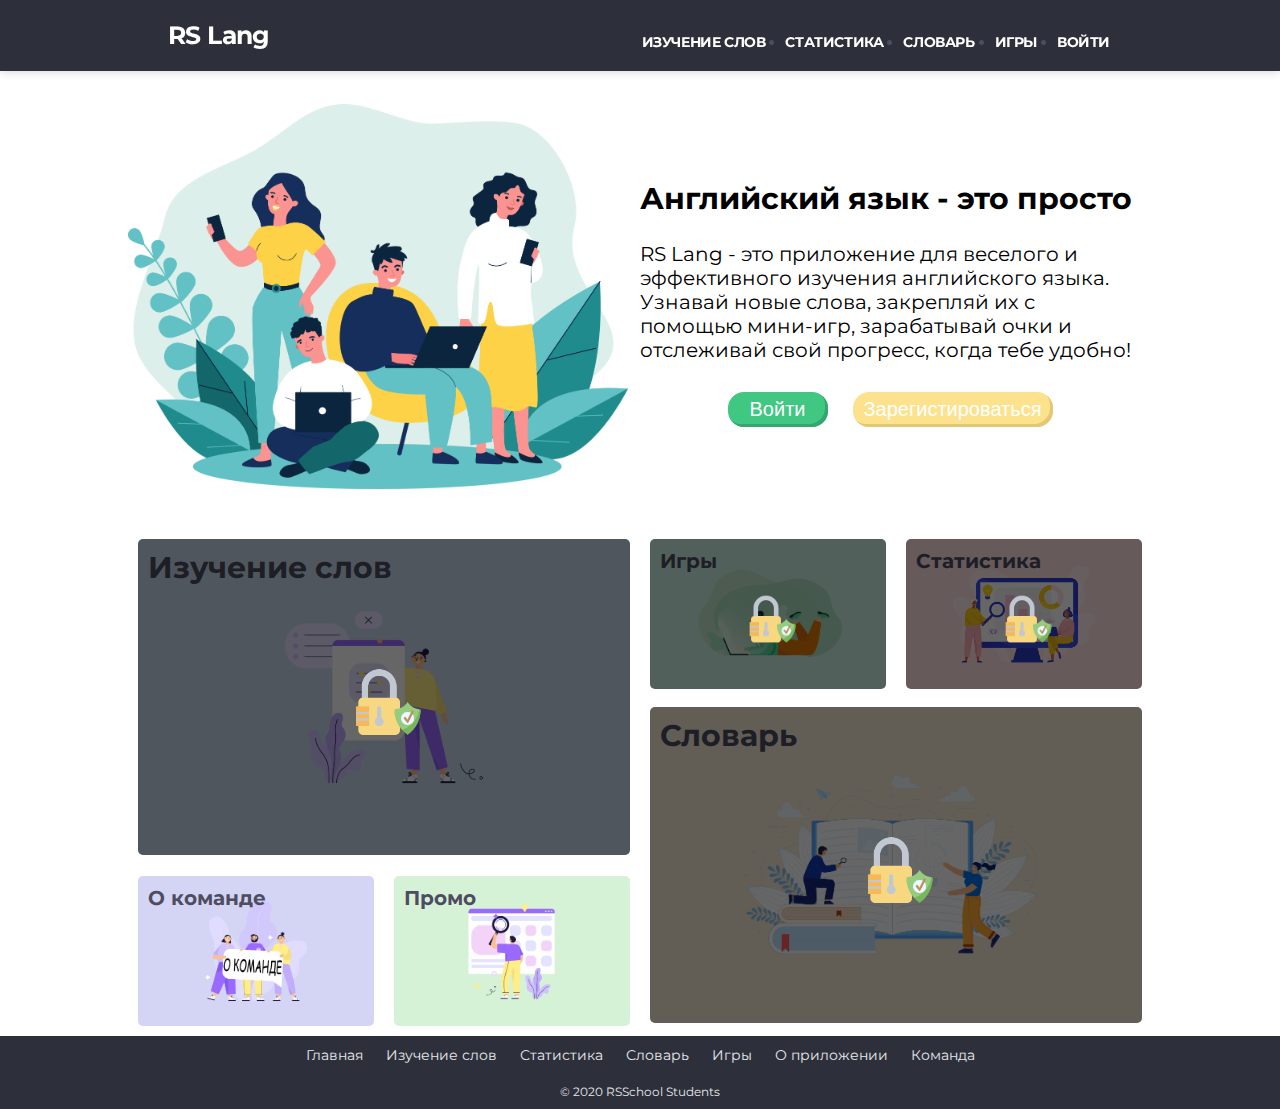
<file: index.html>
<!DOCTYPE html><html lang="en"><head><meta charset="UTF-8"><meta name="viewport" content="width=device-width,initial-scale=1"><title>RsLang</title><link href="https://fonts.googleapis.com/css2?family=Neucha&family=Montserrat:wght@300;400;500;600;700;900&display=swap" rel="stylesheet"><!-- <link rel="stylesheet" href="./css/style.css"> --><!-- подключен с помощью webpack--><link href="main.11d047e66328ef9d4fb9.css" rel="stylesheet"></head><body><header class="header"></header><div class="content"><!-- <div class="module"> --><!-- <div class="module__background"></div> --><!-- <div class="module__hello">Hello team!</div> --><!-- </div> --></div><footer class="footer"><div class="test">Test</div></footer><!-- <script type="module" src="./js/index.js"></script> --><!-- подключен с помощью wepback --><script src="vendors~main.bundle.6ec8b554d235cf13c565.js"></script><script src="bundle.aaa8325e1bc011527500.js"></script></body></html>
</file>
<file: main.11d047e66328ef9d4fb9.css>
@charset "UTF-8";
/* @import 'filename.css'; */
/* импорт другого файла стилей (например, шрифта) - вебпак соберет и его*/
/* @import '~normalize.css'; */
/* тильда означает, что пакет нужно искать в node_modules */
html {
  font-family: 'Montserrat', sans-serif;
  font-size: 10px; }

html, body {
  padding: 0;
  margin: 0; }

body {
  min-height: calc(100vh - 71px);
  display: flex;
  flex-direction: column; }

.content {
  flex-grow: 1; }

.wrapper {
  max-width: 1024px;
  margin: 0 auto;
  height: 100%; }
  @media (max-width: 1024px) {
    .wrapper {
      max-width: 768px; } }
  @media (max-width: 768px) {
    .wrapper {
      max-width: 600px; } }
  @media (max-width: 425px) {
    .wrapper {
      max-width: 400px; } }
  @media (max-width: 375px) {
    .wrapper {
      max-width: 300px; } }

body {
  margin: 71px 0 0; }

.module__background {
  background-image: url(e36195b8d26eef6e683bff7632aac20f.png);
  background-size: cover;
  background-position: center;
  background-repeat: no-repeat;
  background-attachment: fixed;
  top: 0;
  right: 0;
  left: 0;
  bottom: 0;
  position: fixed;
  z-index: -1; }

.module__hello {
  color: black;
  text-align: center;
  margin: 100px auto;
  background-color: white;
  font-size: 2.0rem;
  padding: 20px;
  width: 50%;
  border-radius: 15px;
  border: 2px solid mediumpurple; }

.mainPage__content_promo {
  display: flex;
  margin-bottom: 8px;
  justify-content: center;
  flex-wrap: wrap; }
  .mainPage__content_promo.hidden {
    display: none; }

.mainPage_promo_text {
  max-width: 500px;
  margin: auto;
  font-size: 2rem; }

.mainPage_promo_image {
  height: 450px;
  width: 500px;
  background-size: contain;
  background-repeat: no-repeat;
  background-position: center;
  background-image: url(013973fb80faa84b1def8e2d80389a4c.png); }
  @media (max-width: 768px) {
    .mainPage_promo_image {
      height: 300px;
      margin-top: 20px; } }

.mainPage__content_blocks {
  display: flex;
  flex-wrap: wrap;
  width: 100%;
  justify-content: center; }

.mainPage-card-locking {
  height: 70px;
  width: 70px;
  background-size: cover;
  background-image: url(484cfb34577e578c834519d69f0e76b5.png);
  position: absolute;
  margin: 5px;
  top: calc(50% - 35px);
  right: calc(50% - 45px); }
  .mainPage-card-locking:hover {
    height: 78px;
    width: 78px; }
  .mainPage-card-locking.hidden {
    display: none; }

.mainPage-smallCard {
  cursor: pointer;
  width: 23%;
  height: 150px;
  margin: 1%;
  border-radius: 5px;
  background-size: cover;
  background-position: center;
  position: relative; }
  .mainPage-smallCard .mainPage-card-locking {
    height: 50px;
    width: 50px;
    top: calc(50% - 25px);
    right: calc(50% - 35px); }
    .mainPage-smallCard .mainPage-card-locking:hover {
      height: 55px;
      width: 55px; }
  @media (max-width: 768px) {
    .mainPage-smallCard {
      width: 48%;
      margin: 1%; } }

.mainPage-bigCard {
  cursor: pointer;
  width: 48%;
  height: 316px;
  margin: 1%;
  border-radius: 5px;
  background-size: cover;
  background-position: center;
  position: relative; }
  .mainPage-bigCard .mainPage_block-title {
    font-size: 3rem;
    margin: 10px; }
  @media (max-width: 768px) {
    .mainPage-bigCard {
      width: 98%; } }

.mainPage-card-shadow {
  position: absolute;
  width: 100%;
  height: 100%;
  top: 0;
  background-color: rgba(0, 0, 0, 0.6);
  border-radius: 5px; }

.mainPage-card-link, .mainPage-card-linkAll {
  position: absolute;
  width: 100%;
  height: 100%;
  top: 0;
  border-radius: 5px; }

.mainPage_block-title {
  font-size: 2rem;
  margin: 10px;
  color: #4d4c61; }

.mainPage_block-statistics {
  background-image: url(7d5231180989fc5db2c840104ebe178d.png); }

.mainPage_block-promo {
  background-image: url(9e068649436c345e33797e630d670013.png); }

.mainPage_block-team {
  background-image: url(4b32de433f757a6d65ac4349bdd7b059.png); }

.mainPage_block-card {
  background-image: url(58f315910efe7b20feb8856ca30d8423.png); }

.mainPage_block-dictionary {
  margin-top: -158px;
  background-image: url(aa1652dca1e309d12df401be620795d7.png); }
  @media (max-width: 768px) {
    .mainPage_block-dictionary {
      margin: 1%; } }

.mainPage_block-game {
  background-image: url(8163b7f08bec08b527c7531bebe1f8d3.png); }

.mainPage_promo_button button {
  cursor: pointer;
  margin: 10px;
  height: 35px;
  color: white;
  border: 0;
  outline: none;
  border-radius: 16px;
  transition: 0.1s;
  font-size: 2rem; }

.mainPage_button-login {
  width: 100px;
  background: #40c781;
  box-shadow: -3px -3px #35a76e inset; }
  .mainPage_button-login:active {
    background: #21935a;
    box-shadow: 3px 3px #17653e inset; }
  .mainPage_button-login:hover {
    background: #65da9d; }

.mainPage_button-signin {
  width: 200px;
  background: #fde28e;
  box-shadow: -3px -3px #e2c774 inset; }
  .mainPage_button-signin:active {
    background: #efc74d;
    box-shadow: 3px 3px #caa433 inset; }
  .mainPage_button-signin:hover {
    background: #ffe9a6; }

.mainPage_promo_button {
  text-align: center; }

.mainPage__content_message {
  position: fixed;
  top: 0;
  left: 0;
  width: 100%;
  height: 100%;
  z-index: 1;
  background-color: rgba(8, 15, 26, 0.59);
  display: flex;
  align-items: center;
  justify-content: center; }
  .mainPage__content_message.hidden {
    display: none; }

.mainPage_message-card {
  width: 280px;
  text-align: center;
  height: 200px;
  overflow: hidden;
  background-color: white;
  border-radius: 15px;
  box-shadow: 3px 3px 3px darkgrey;
  margin: auto; }

.mainPage_message-card_button {
  cursor: pointer;
  height: 35px;
  color: white;
  border: 0;
  outline: none;
  border-radius: 4px;
  transition: 0.1s;
  font-size: 2rem;
  width: 90%;
  background: #40c781;
  box-shadow: -3px -3px #35a76e inset; }
  .mainPage_message-card_button:active {
    background: #21935a;
    box-shadow: 3px 3px #17653e inset; }
  .mainPage_message-card_button:hover {
    background: #65da9d; }

.mainPage_message-card_title {
  display: flex;
  align-items: center;
  justify-content: space-around;
  width: 100%;
  background-color: #fde28e;
  height: 50px;
  font-size: 2rem; }

.mainPage_message-buttonClose {
  background: none;
  background-image: url(4208ff53d734e704ebb25bc7d410968f.png);
  background-size: cover;
  cursor: pointer;
  outline: none;
  border: 0;
  height: 20px;
  width: 20px; }

.mainPage_message-card_description {
  margin: 20px;
  font-size: 1.5rem; }

.mainPage-button-link {
  text-decoration: none;
  outline: none; }

.login--container {
  background-image: url(bfd320c2bbb7bb1e4903f2247d341ec3.jpg);
  background-size: cover;
  height: calc(100vh - 143px);
  font-family: 'Montserrat'; }
  .login--container .wrapper {
    display: flex; }

.login__card {
  position: relative;
  width: 360px;
  height: 300px;
  padding: 20px;
  background-color: white;
  border-radius: 15px;
  box-shadow: 3px 3px 3px darkgrey;
  margin: auto;
  text-align: center; }
  @media (max-width: 425px) {
    .login__card {
      width: calc(98% - 40px);
      height: 340px; } }

.login__card_label {
  font-size: 1.3rem;
  margin: 20px 0 0; }

.login__card_control {
  display: flex;
  justify-content: center;
  font-weight: 700;
  font-size: 2rem;
  flex-wrap: wrap;
  margin: 0 0 10px 0; }

.login__control_button {
  padding: 8px;
  margin: 0 9px;
  color: grey;
  cursor: pointer; }
  .login__control_button.selected {
    color: orange;
    text-decoration-line: underline; }

.login__card_button {
  cursor: pointer;
  font-family: 'Montserrat';
  width: 240px;
  height: 40px;
  margin: 20px 60px;
  color: white;
  border: 0;
  outline: none;
  border-radius: 6px;
  transition: 0.1s;
  font-size: 2rem;
  background: #40c781;
  box-shadow: -3px -3px #35a76e inset; }
  .login__card_button:active {
    background: #21935a;
    box-shadow: 3px 3px #17653e inset; }
  .login__card_button:hover {
    background: #65da9d; }
  .login__card_button.hidden {
    display: none; }
  @media (max-width: 425px) {
    .login__card_button {
      margin: 20px calc(49% - 120px); } }

.login__card input {
  width: 250px;
  height: 35px;
  border: 0;
  outline: 0;
  margin-bottom: 10px;
  border-bottom: 2px solid #d9d9d9; }
  .login__card input:focus {
    font-weight: 700;
    border-width: 2px;
    border-image: linear-gradient(to right, #11998e, #38ef7d);
    border-image-slice: 1; }

.login__card_buttons {
  position: absolute;
  bottom: 0;
  width: calc(100% - 40px); }

.login__card_errorMessage {
  color: #e72626; }

.statistic {
  font-family: Neucha, sans-serif;
  display: flex;
  flex-direction: column;
  justify-content: center;
  align-items: center; }

.statistic__background {
  background-image: url(bfd320c2bbb7bb1e4903f2247d341ec3.jpg);
  background-position: center;
  background-size: cover;
  height: 100vh;
  background-size: 100vw 100vh; }

.statistic__card {
  margin-top: 50px;
  width: 550px;
  height: 540px;
  border: 1px solid black;
  background-color: white;
  border-radius: 16px;
  box-shadow: 0 0 10px rgba(0, 0, 0, 0.35); }

.statistic__heading {
  font-size: 2.5em;
  font-weight: bold;
  margin-top: 0.8em;
  text-decoration: none;
  text-align: center; }

.statistic__container {
  display: flex;
  justify-content: center;
  align-items: center; }

.statistic__wordList {
  margin-left: 70px;
  font-size: 2em;
  color: black;
  font-weight: bold;
  text-decoration: underline;
  cursor: pointer; }
  .statistic__wordList:hover {
    text-decoration: none;
    color: #383838; }

.statistic__numberWordsStudied {
  font-size: 2em;
  font-weight: bold;
  text-decoration: none;
  text-align: center; }

.statistic__percentageLearnedWords {
  margin-top: -250px;
  font-size: 2em;
  font-weight: bold;
  text-decoration: none;
  text-align: center; }

.statistic__data {
  margin-top: -12px;
  font-size: 2em;
  font-weight: bold;
  display: flex;
  justify-content: center;
  align-items: center; }

#canvas {
  margin-top: 20px; }

#canvas2 {
  margin-top: -5px;
  width: 600px;
  height: 300px; }

/*.statistic__heading--game {
    color: black;
    font-size: 2.5em;
    font-weight: bold;
    margin-top: 0.8em;
    text-decoration: none;
    text-align: center;
}

#statistic__table {
    border-radius: 4px;
    padding-top: 10px;
    width: 500px;
    height: 400px;
}

.statistic__td {
    border: 1px solid #000000;
    margin-left: 0px;
    background-color: white;
    color: black;
    padding: 2px;
    font-size: 1.5em;
}*/
.statistic__back {
  margin-top: 60px;
  display: flex;
  justify-content: center;
  align-items: center;
  font-size: 2em;
  color: black;
  font-weight: bold;
  text-decoration: underline;
  cursor: pointer; }
  .statistic__back:hover {
    text-decoration: none;
    color: #383838; }

.statistic__wordsDatesList {
  margin-top: 40px;
  margin-left: 110px;
  width: 350px;
  max-height: 300px;
  overflow-y: scroll;
  overflow-x: hidden;
  margin-bottom: 20px; }
  .statistic__wordsDatesList::-webkit-scrollbar {
    width: 11px; }
  .statistic__wordsDatesList::-webkit-scrollbar-track {
    -webkit-box-shadow: inset 0 0 6px rgba(0, 0, 0, 0.3);
    border-radius: 10px; }
  .statistic__wordsDatesList::-webkit-scrollbar-thumb {
    border-radius: 10px;
    background-color: rgba(0, 0, 0, 0.2); }

.statistic__datesItem {
  margin: 3px;
  font-size: 2em;
  color: #002508;
  font-weight: bold;
  text-decoration: underline; }

.statistic__wordItem {
  font-size: 1.8em;
  color: black; }

.statistic__hidden {
  display: none; }

@media (max-width: 620px) {
  #canvas {
    margin-top: 20px;
    width: 300px;
    height: 150px; }
  #canvas2 {
    margin-top: 12px;
    width: 300px;
    height: 150px; }
  .statistic__card {
    margin-top: 20px;
    width: 280px;
    height: 280px;
    border-radius: 8px; }
  .statistic__heading {
    font-size: 1.2em;
    font-weight: bold;
    margin-top: 0.8em;
    text-decoration: none;
    text-align: center; }
  .statistic__wordList {
    margin-left: 70px;
    font-size: 1em;
    color: black;
    font-weight: bold;
    text-decoration: underline;
    cursor: pointer; }
    .statistic__wordList:hover {
      text-decoration: none;
      color: #383838; }
  .statistic__numberWordsStudied {
    font-size: 1em;
    font-weight: bold;
    text-decoration: none;
    text-align: center; }
  .statistic__percentageLearnedWords {
    margin-top: -130px;
    font-size: 1em;
    font-weight: bold;
    text-decoration: none;
    text-align: center; }
  .statistic__data {
    margin-top: -12px;
    font-size: 1em;
    font-weight: bold;
    display: flex;
    justify-content: center;
    align-items: center; }
  .statistic__wordsDatesList {
    margin-top: 25px;
    margin-left: 60px;
    width: 150px;
    max-height: 170px; }
  .statistic__datesItem {
    margin: 1.5px;
    font-size: 1em;
    color: #002508;
    font-weight: bold;
    text-decoration: underline; }
  .statistic__wordItem {
    font-size: 1em;
    color: black; }
  .statistic__back {
    margin-top: 20px;
    font-size: 1em; } }

@charset "UTF-8";
.dictionary--container {
  margin: 0 auto;
  max-width: 1024px;
  color: black; }

.dictionary--container .hidden {
  display: none; }

.dictionary--container .dictionarry--navigation {
  font-family: 'Montserrat', sans-serif;
  display: flex;
  justify-content: space-between;
  flex-wrap: wrap; }
  @media (max-width: 700px) {
    .dictionary--container .dictionarry--navigation {
      justify-content: center; }
      .dictionary--container .dictionarry--navigation .dictionary--wordsButton {
        order: 8; }
        .dictionary--container .dictionarry--navigation .dictionary--wordsButton > div {
          font-size: 14px; } }
  .dictionary--container .dictionarry--navigation .dictionary--wordsButton {
    display: flex;
    align-items: flex-end;
    padding-top: 10px;
    font-size: 24px; }
    .dictionary--container .dictionarry--navigation .dictionary--wordsButton > div {
      text-align: center;
      color: white;
      font-weight: 600;
      padding: 6px;
      cursor: pointer;
      border-top-left-radius: 10px;
      border-top-right-radius: 10px; }
      .dictionary--container .dictionarry--navigation .dictionary--wordsButton > div:hover {
        box-shadow: 0px -2px 1px 2px rgba(63, 50, 50, 0.06); }
    .dictionary--container .dictionarry--navigation .dictionary--wordsButton .dictionary--currentWordsButton {
      background-color: #99ecc1; }
    .dictionary--container .dictionarry--navigation .dictionary--wordsButton .dictionary--hardWordsButton {
      background-color: #fde28e; }
    .dictionary--container .dictionarry--navigation .dictionary--wordsButton .dictionary--deletedWordsButton {
      background-color: #f47c7c; }
  .dictionary--container .dictionarry--navigation .dictionarry--settings {
    display: flex;
    padding: 10px;
    width: 200px; }
    .dictionary--container .dictionarry--navigation .dictionarry--settings > div {
      background-image: url(1828b4a0db5264af0a52159b77f1da24.png);
      width: 32px;
      height: 32px;
      background-color: green;
      margin-left: 10px;
      background-size: 25px 25px;
      background-position: 50%;
      background-repeat: no-repeat;
      border-radius: 7px; }
      .dictionary--container .dictionarry--navigation .dictionarry--settings > div:hover {
        cursor: pointer;
        box-shadow: 0px 0px 4px -2px; }
    .dictionary--container .dictionarry--navigation .dictionarry--settings .unactive {
      background-color: #a9a9a9; }
    .dictionary--container .dictionarry--navigation .dictionarry--settings .dictionarry--buttonExample {
      background-image: url(e2b82f0fe805d9c06d3cd5cb82b853f4.svg); }
    .dictionary--container .dictionarry--navigation .dictionarry--settings .dictionarry--buttonExplanation {
      background-image: url(936bca2f758eb407105b42e08bce2715.svg); }
    .dictionary--container .dictionarry--navigation .dictionarry--settings .dictionarry--buttonTranscription {
      background-image: url(1a6d206713563d63465108ac016704d9.svg); }
    .dictionary--container .dictionarry--navigation .dictionarry--settings .dictionarry--buttonImg {
      background-image: url(57dc985bd17fe1fd5d93ad7fd67315ac.svg); }

.dictionary--container .dictionary--currentWords {
  background-color: #99ecc1; }

.dictionary--container .dictionary--hardWords {
  background-color: #fde28e; }

.dictionary--container .dictionary--deletedWords {
  background-color: #f47c7c; }

.dictionary--container .page {
  padding: 10px;
  font-family: 'Roboto', sans-serif;
  font-size: 18px; }
  .dictionary--container .page .wordCard {
    border-radius: 10px;
    box-shadow: 0 0 3px 1px rgba(0, 0, 0, 0.3);
    background-color: white;
    display: flex;
    align-items: center;
    margin: 5px; }
    .dictionary--container .page .wordCard .emptyText {
      margin: 20px auto;
      height: 35px; }
    .dictionary--container .page .wordCard .wordData {
      flex-grow: 1;
      align-items: center;
      display: flex;
      flex-wrap: wrap; }
      .dictionary--container .page .wordCard .wordData > div {
        margin: 5px; }
      .dictionary--container .page .wordCard .wordData .sound__icon {
        background-image: url(ad62b7df73b4b5c26bacfdc146699e08.png);
        width: 40px;
        height: 40px;
        background-size: 30px 30px;
        background-position: center;
        background-repeat: no-repeat;
        box-sizing: border-box; }
        .dictionary--container .page .wordCard .wordData .sound__icon:hover {
          cursor: pointer;
          box-shadow: 0px 0px 4px -2px; }
      .dictionary--container .page .wordCard .wordData .textTranscription {
        display: flex;
        flex-wrap: wrap;
        padding-right: 5px;
        font-size: 18px;
        width: 200px; }
        .dictionary--container .page .wordCard .wordData .textTranscription div {
          padding-right: 5px; }
        .dictionary--container .page .wordCard .wordData .textTranscription .text {
          font-weight: bold; }
        .dictionary--container .page .wordCard .wordData .textTranscription .transcription {
          color: gray; }
        .dictionary--container .page .wordCard .wordData .textTranscription .hidden {
          display: none; }
      .dictionary--container .page .wordCard .wordData .translation {
        font-size: 18px; }
      .dictionary--container .page .wordCard .wordData .longRead {
        margin: 0 auto;
        padding: 5px;
        font-size: 16px;
        width: 500px; }
        .dictionary--container .page .wordCard .wordData .longRead .meaning {
          color: #707070; }
        .dictionary--container .page .wordCard .wordData .longRead .example {
          quotes: "“" "”"; }
        .dictionary--container .page .wordCard .wordData .longRead .progress {
          padding-top: 5px;
          font-size: 14px; }
      .dictionary--container .page .wordCard .wordData .imgContainer {
        margin: 0 auto;
        padding-top: 5px;
        width: 150px; }
        .dictionary--container .page .wordCard .wordData .imgContainer .wordImg {
          width: 150px; }
      @media (max-width: 600px) {
        .dictionary--container .page .wordCard .wordData .longRead {
          width: auto; } }
      @media (max-width: 370px) {
        .dictionary--container .page .wordCard .wordData .textTranscription {
          width: 100px; } }
    .dictionary--container .page .wordCard .wordButtonContainer {
      display: flex;
      flex-direction: column;
      margin: 5px; }
      .dictionary--container .page .wordCard .wordButtonContainer > div {
        margin: 5px 8px;
        background-size: contain;
        width: 25px;
        height: 25px;
        cursor: pointer;
        transition: transform .1s; }
        .dictionary--container .page .wordCard .wordButtonContainer > div:hover {
          transform: scale(1.1); }
      .dictionary--container .page .wordCard .wordButtonContainer .wordDeleteButton {
        background-image: url(9bf271ac2aa34757af5083726232ac8f.svg); }
      .dictionary--container .page .wordCard .wordButtonContainer .wordRestoreButton {
        background-image: url(2486c3479c192db97fcdacc5e4d92a64.svg); }
      .dictionary--container .page .wordCard .wordButtonContainer .wordHardButton {
        background-image: url(fa9f048c2d6aece0252616fdc7c26df4.svg); }
      .dictionary--container .page .wordCard .wordButtonContainer .wordCurrentButton {
        background-image: url(ebc196bc4170092aff231b100f50a27a.svg); }

@keyframes hide {
  0% {
    left: 0; }
  100% {
    left: -100vw;
    width: 0; } }

@keyframes show {
  0% {
    left: 100vw; }
  100% {
    left: 0; } }

.audition--game {
  display: flex;
  justify-content: center;
  align-items: center;
  text-align: center;
  background-image: url(de3fc5eaf5aa79791a217d55edb9a113.jpg);
  background-size: cover;
  background-repeat: no-repeat;
  height: 100vh;
  margin: -71px 0 0;
  overflow: hidden;
  font-family: 'Neucha', cursive; }
  .audition--game .audition--progressBar {
    height: 5px;
    position: absolute;
    top: 0;
    left: 0;
    background-color: black;
    transition: ease 1s; }
  .audition--game .audition--startScreen {
    width: 100vw;
    position: relative; }
    .audition--game .audition--startScreen.hide {
      animation: hide 2s forwards; }
  .audition--game .audition--wordScreen {
    width: 100vw;
    position: relative;
    animation: show 2s forwards; }
    .audition--game .audition--wordScreen.hidden {
      left: 100vw; }
    .audition--game .audition--wordScreen.hide {
      animation: hide 2s forwards; }
    @media (max-width: 768px) {
      .audition--game .audition--wordScreen {
        width: 90%; } }
  .audition--game .wordScreen__image {
    height: 150px;
    width: 150px;
    object-fit: cover;
    border: 3px solid black;
    border-radius: 50%;
    display: none; }
    .audition--game .wordScreen__image.show {
      display: inline-block; }
  .audition--game .wordScreen__wordArea {
    display: flex;
    justify-content: center; }
  .audition--game .wordScreen__speaker {
    height: 100px;
    width: 100px;
    border-radius: 50%;
    background-color: rgba(255, 255, 255, 0.5);
    background-image: url(745ebf5cd1a3240df3676e741ce3eb56.svg);
    background-size: 70%;
    background-repeat: no-repeat;
    background-position: center;
    cursor: pointer;
    transition: ease 0.5s; }
    .audition--game .wordScreen__speaker:hover {
      background-color: rgba(255, 255, 255, 0.7); }
    .audition--game .wordScreen__speaker.show {
      margin: 0 20px 0 0;
      height: 60px;
      width: 60px; }
  .audition--game .wordScreen__word {
    font-size: 5rem;
    color: black;
    display: none; }
    .audition--game .wordScreen__word.show {
      display: block; }
  .audition--game .wordScreen__wordsList {
    display: flex;
    flex-wrap: wrap;
    justify-content: center;
    margin: 70px 0 50px; }
    @media (max-width: 375px) {
      .audition--game .wordScreen__wordsList {
        margin: 50px 0; } }
  .audition--game .wordsList__word {
    margin: 10px;
    color: black;
    font-size: 2.2rem;
    border: 1px solid black;
    border-radius: 10px;
    padding: 10px;
    cursor: pointer;
    background-color: white; }
    .audition--game .wordsList__word:hover {
      background-color: rgba(0, 0, 0, 0.2); }
    .audition--game .wordsList__word span {
      margin: 0 10px 0 0; }
    .audition--game .wordsList__word.correct {
      background-image: url(fd7c8e15a048996bc1383bca02eea12b.svg);
      background-size: 30px;
      background-repeat: no-repeat;
      background-position: 5px;
      padding: 10px 10px 10px 42px;
      border: 2px solid #29f129; }
    .audition--game .wordsList__word.wrong {
      color: rgba(0, 0, 0, 0.2);
      cursor: not-allowed; }
    .audition--game .wordsList__word.checked {
      text-decoration: line-through;
      border: 2px solid red; }
  .audition--game .wordScreen__button {
    font-family: 'Neucha', cursive;
    border: 1px solid black;
    border-radius: 10px;
    background-color: white;
    padding: 10px;
    font-size: 2.2rem;
    color: black;
    outline: none;
    cursor: pointer; }
    .audition--game .wordScreen__button:hover {
      background-color: rgba(0, 0, 0, 0.2); }
    .audition--game .wordScreen__button.correct {
      background-image: url(863a40a2828fd5507aa58e75bd09c906.svg);
      background-size: 50px;
      background-repeat: no-repeat;
      background-position: center;
      padding: 20px 40px; }
  .audition--game .audition--statistic {
    background-color: white;
    border-radius: 10px;
    padding: 20px; }
    @media (max-width: 425px) {
      .audition--game .audition--statistic {
        width: 80%; } }
  .audition--game .statistic__title {
    margin: 0 0 10px;
    font-size: 2.5rem; }
  .audition--game .statistic__button {
    font-family: 'Neucha', cursive;
    margin: 10px;
    color: black;
    font-size: 2.2rem;
    border: 1px solid black;
    border-radius: 10px;
    padding: 10px;
    cursor: pointer;
    background-color: white;
    outline: none; }
    .audition--game .statistic__button:hover {
      background-color: rgba(0, 0, 0, 0.2); }
  .audition--game .statistic__Answers {
    height: 200px;
    overflow-y: scroll;
    text-align: left; }
    .audition--game .statistic__Answers::-webkit-scrollbar {
      width: 11px; }
    .audition--game .statistic__Answers::-webkit-scrollbar-track {
      -webkit-box-shadow: inset 0 0 6px rgba(0, 0, 0, 0.3);
      border-radius: 10px; }
    .audition--game .statistic__Answers::-webkit-scrollbar-thumb {
      border-radius: 10px;
      background-color: rgba(0, 0, 0, 0.2); }
    .audition--game .statistic__Answers.less {
      height: 25px;
      overflow: auto; }
    @media (max-width: 425px) {
      .audition--game .statistic__Answers {
        height: 165px; } }
  .audition--game .Answers__title_correct div {
    color: white;
    background-color: green;
    border-radius: 20px;
    width: 40px;
    display: inline-block;
    text-align: center; }
  .audition--game .Answers__title_wrong div {
    color: white;
    background-color: red;
    border-radius: 20px;
    width: 40px;
    display: inline-block;
    text-align: center; }
  .audition--game .Answers__answer {
    display: flex;
    align-items: center;
    margin: 5px 0; }
  .audition--game .answer__speaker {
    margin: 0 10px;
    height: 30px;
    width: 30px;
    border-radius: 50%;
    background-color: rgba(0, 0, 0, 0.1);
    background-image: url(745ebf5cd1a3240df3676e741ce3eb56.svg);
    background-size: 70%;
    background-repeat: no-repeat;
    background-position: center;
    cursor: pointer; }
    .audition--game .answer__speaker:hover {
      background-color: rgba(0, 0, 0, 0.3); }
  .audition--game .answer__words span {
    font-weight: 700; }
  .audition--game .audition--globalStatistic {
    background-color: white;
    border-radius: 10px;
    padding: 20px;
    width: 500px;
    margin: 10px; }
  .audition--game .globalStatistic__title {
    font-size: 2.5rem;
    margin: 0 0 10px; }
  .audition--game .globalStatistic__statTable {
    width: 100%;
    border-collapse: collapse; }
  .audition--game .statTable__headRow {
    font-weight: bold;
    background: #ffe9a6; }
  .audition--game .statTable__headData {
    border: 1px solid #f1dea2; }
  .audition--game .statTable__bodyRow:nth-child(2n) {
    background: #f4f4f4; }
  .audition--game .statTable__bodyRow:hover {
    background: #fffde8; }
  .audition--game .statTable__bodyData {
    border: 1px solid #e8e9eb;
    padding: 4px; }
  .audition--game .globalStatistic__button {
    font-family: 'Neucha', cursive;
    margin: 10px;
    color: black;
    font-size: 2.2rem;
    border: 1px solid black;
    border-radius: 10px;
    padding: 10px;
    cursor: pointer;
    background-color: white;
    outline: none; }
    .audition--game .globalStatistic__button:hover {
      background-color: rgba(0, 0, 0, 0.2); }

.englishPuzzle {
  width: 100%;
  box-sizing: border-box;
  color: black;
  font-family: 'Neucha', sans-serif;
  margin-top: -71px;
  padding: 0 10px; }

.englishPuzzle__background {
  background-image: url(531dd4ff45dcc0fc5deccc4c77963545.jpg);
  background-size: cover;
  background-position: center;
  background-repeat: no-repeat;
  background-attachment: fixed;
  top: 0;
  right: 0;
  left: 0;
  bottom: 0;
  position: fixed;
  z-index: -1; }

.englishPuzzle__startScreen {
  font-size: 2.0rem; }

.englishPuzzle__description {
  line-height: 30px; }

.timerScreen__tip {
  font-size: 2.0rem; }

.logout__button {
  width: 55px;
  height: 50px;
  text-align: center;
  border-radius: 7px;
  background-size: contain;
  background-repeat: no-repeat;
  background-size: 40px 40px;
  background-position-y: 7px;
  background-position-x: 10px;
  background-color: white;
  background-image: url(40d00c0137b96f041325d2765c52d8a9.png); }

.logout__button:hover {
  cursor: pointer;
  box-shadow: 0px 0px 10px 2px blueviolet; }

.englishPuzzle__field {
  background-color: white;
  padding: 20px;
  font-size: 1.8rem;
  box-sizing: border-box;
  box-shadow: 0 2px 5px 0 rgba(0, 0, 0, 0.16), 0 2px 10px 0 rgba(0, 0, 0, 0.12);
  border-radius: 10px; }

.englishPuzzle__field, .englishPuzzle__results, .englishPuzzle__picture, .englishPuzzle__stats {
  margin-top: 200px; }

.level__title, .level__current, .page__title, .page__current {
  padding: 6px 4px; }

.englishPuzzle__menu {
  display: flex;
  justify-content: center; }

.englishPuzzle__controls {
  display: flex; }

.menu__level, .menu__page {
  display: flex; }

.dropdown__menu-hidden {
  display: none; }

.level__list, .page__list {
  position: relative; }

.level__list:hover, .page__list:hover {
  cursor: pointer; }

.level__current, .page__current {
  width: 50px;
  text-align: center;
  position: relative;
  border: 1px solid black; }

.level__current:hover, .page__current:hover {
  box-shadow: 0px 0px 4px -1px; }

.level__current::before, .page__current::before {
  position: absolute;
  display: block;
  content: "\25BD";
  right: 3px;
  font-size: 1.8rem;
  top: 3px; }

.level__menu, .page__menu {
  position: absolute;
  width: 58px;
  text-align: center;
  border: 1px solid darkgrey;
  background-color: white;
  z-index: 2;
  box-shadow: 0px 0px 5px -2px; }

.level__menu .menu__item:hover, .page__menu .menu__item:hover {
  box-sizing: border-box;
  background-color: lightgrey;
  cursor: pointer; }

.menu__page {
  margin-left: 15px; }

.active {
  background-color: darkgray; }

.menu__tips {
  display: flex; }

.tips__button {
  width: 32px;
  height: 32px;
  margin-left: 10px;
  background-size: 25px 25px;
  background-position: center;
  background-repeat: no-repeat;
  border-radius: 7px;
  background-color: lightgrey; }
  .tips__button:hover {
    cursor: pointer;
    box-shadow: 0 0 2px 2px #4ac588; }
  .tips__button:active {
    background-color: #40c781; }

.tips__button-pushed {
  background-color: #40c781; }

.tips__button-autosound {
  background-image: url(1828b4a0db5264af0a52159b77f1da24.png); }

.tips__button-translate {
  background-image: url(e2b82f0fe805d9c06d3cd5cb82b853f4.svg); }

.tips__button-audio {
  background-image: url(1a6d206713563d63465108ac016704d9.svg); }

.tips__button-picture {
  background-image: url(57dc985bd17fe1fd5d93ad7fd67315ac.svg); }

.englishPuzzle__sound {
  margin-top: 30px; }

.sound__icon {
  margin: 0 auto;
  background-image: url(ad62b7df73b4b5c26bacfdc146699e08.png);
  width: 40px;
  height: 40px;
  background-size: 30px 30px;
  background-position: center;
  background-repeat: no-repeat;
  box-sizing: border-box; }

.sound__icon:hover {
  cursor: pointer;
  box-shadow: 0px 0px 4px -2px; }

.played {
  border: 2px solid green;
  border-radius: 7px; }

.englishPuzzle__translation {
  text-align: center;
  margin-top: 10px;
  font-size: 2.0rem;
  height: 22px; }

.englishPuzzle__phrases {
  margin-top: 20px; }

.englishPuzzle__phrase {
  display: flex;
  flex-direction: row;
  line-height: 30px; }

.phrase__number {
  width: 35px;
  height: 35px;
  border-radius: 50%;
  border: 1px solid grey;
  text-align: center;
  box-shadow: 0px 0px 4px -2px;
  line-height: 34px; }

.phrase__words {
  margin-left: 10px;
  display: flex;
  justify-content: stretch;
  flex-direction: row;
  width: calc(100% - 40px);
  box-shadow: 0px 0px 4px -2px;
  border: 1px solid lightgrey;
  border-bottom: none;
  text-shadow: -0 -1px 4px #FFFFFF, 0 -1px 4px #FFFFFF, -0 1px 4px #FFFFFF, 0 1px 4px #FFFFFF; }

.phrase__word {
  text-align: center;
  padding: 5px 10px;
  flex-grow: 1;
  border-right: 1px solid lightgray;
  position: relative;
  box-sizing: border-box; }

.englishPuzzle__phrases-round .phrase__word:not(.empty):hover {
  cursor: pointer; }

.englishPuzzle__phrases-round .phrase__words {
  overflow: hidden; }

/* .phrase__word::after {
    content: "";
    display: block;
    position: absolute;
    top: 14px;
    right: -14px;
    width: 14px;
    height: 12px;
    border: 1px solid lightgrey;
    border-left-color: transparent;
    border-radius: 50%;
} */
/* .phrase__word::before {
    content: "";
    display: block;
    position: absolute;
    top: 14px;
    left: -3px;
    width: 14px;
    height: 12px;
    border: 1px solid lightgrey;
    border-left-color: transparent;
    border-radius: 50%;
} */
.phrase__word:last-child {
  border-right: none; }

.phrase__word:last-child::after {
  display: none; }

/* .phrase__word:first-child::before{
    display: none;
} */
.phrase__number-current {
  color: red; }

.empty__word {
  background-color: lightgrey;
  flex-grow: 0;
  box-sizing: border-box; }

.empty {
  background-color: lightgray;
  height: 40px;
  box-sizing: border-box; }

.phrase__words.empty .phrase__word {
  background-color: white;
  flex-grow: 0;
  box-sizing: border-box; }

.phrase__words.empty .phrase__word:hover {
  cursor: pointer;
  border: 1px solid darkgrey; }

.phrase__words.empty.round__done:hover {
  cursor: unset; }

.phrase__word-incorrect {
  border-bottom: 2px solid indianred; }

.phrase__word-correct {
  border-bottom: 2px solid lightgreen; }

.task {
  margin-top: 30px;
  margin-left: 46px; }

.task__words {
  display: flex;
  justify-content: stretch;
  flex-direction: row;
  width: 100%;
  height: 40px; }

.task__word {
  border: 1px solid lightgray;
  border-right: none;
  text-align: center;
  padding: 5px 10px;
  line-height: 30px;
  flex-grow: 1;
  box-sizing: border-box;
  text-shadow: -0 -1px 4px #FFFFFF, 0 -1px 4px #FFFFFF, -0 1px 4px #FFFFFF, 0 1px 4px #FFFFFF; }

.task__word:last-child {
  border-right: 1px solid lightgray; }

.task__word:hover {
  cursor: pointer;
  box-shadow: 0px 0px 4px -2px;
  border: 1px solid darkgrey; }

.task__word.empty:hover {
  cursor: initial;
  box-shadow: none;
  border: none; }

.task__word:active {
  cursor: pointer; }

.task__word-dragged {
  cursor: pointer; }

.englishPuzzle__area-underDrag {
  box-shadow: 0px 0px 4px 1px green; }

.englishPuzzle__buttons {
  margin: 30px auto;
  display: flex;
  justify-content: center;
  font-size: 1.8rem; }

.gameButtons__button {
  cursor: pointer;
  color: white;
  padding: 6px 20px;
  box-sizing: border-box;
  margin: 0 10px;
  border: 0;
  outline: none;
  border-radius: 3px;
  transition: 0.1s;
  background: #fde28e;
  box-shadow: -3px -3px #e2c774 inset; }
  .gameButtons__button:active {
    background: #efc74d;
    box-shadow: 3px 3px #caa433 inset; }
  .gameButtons__button:hover {
    background: #ffe9a6; }

.gameButtons__button-idk {
  background-color: #ef5f5f;
  box-shadow: inset -3px -3px #c34040; }
  .gameButtons__button-idk:hover {
    background-color: #f48d8d; }
  .gameButtons__button-idk:active {
    background-color: #ef5f5f;
    box-shadow: 3px 3px #ea3131 inset; }

.gameButtons__button-check {
  background: #40c781;
  box-shadow: inset -3px -3px #35a76e; }
  .gameButtons__button-check:hover {
    background-color: #67d39b; }
  .gameButtons__button-check:active {
    background: #40c781;
    box-shadow: 3px 3px #298055 inset; }

.gameButtons__button-cont {
  background-color: rebeccapurple;
  box-shadow: inset -3px -3px #4d2673; }
  .gameButtons__button-cont:hover {
    background-color: #8040bf; }
  .gameButtons__button-cont:active {
    background-color: rebeccapurple;
    box-shadow: 3px 3px #4d2673 inset; }

.gameButtons__button-res {
  background-color: darkslateblue;
  box-shadow: inset -3px -3px #362d68; }
  .gameButtons__button-res:hover {
    background-color: #5a4dae; }
  .gameButtons__button-res:active {
    background-color: #231e44;
    box-shadow: 3px 3px #5a4dae inset; }

.gameButtons__button-resCont {
  background-color: darkslateblue;
  box-shadow: inset -3px -3px #362d68; }
  .gameButtons__button-resCont:hover {
    background-color: #5a4dae; }
  .gameButtons__button-resCont:active {
    background-color: #231e44;
    box-shadow: 3px 3px #5a4dae inset; }

.gameButtons__button-repeat {
  background-color: orange;
  box-shadow: inset -3px -3px #cc8400; }
  .gameButtons__button-repeat:hover {
    background-color: #ffb733; }
  .gameButtons__button-repeat:active {
    background-color: #996300;
    box-shadow: 3px 3px #ffb733 inset; }

.gameButtons__button-stats {
  background-color: lightseagreen;
  box-shadow: inset -3px -3px #188781; }
  .gameButtons__button-stats:hover {
    background-color: #2cd9d0; }
  .gameButtons__button-stats:active {
    background-color: #105c57;
    box-shadow: 3px 3px #2cd9d0 inset; }

.gameButtons__button-hidden {
  display: none; }

.hidden {
  display: none; }

.sound__icon-disabled {
  opacity: 0.5; }

.sound__icon-blink {
  border: 2px solid green;
  border-radius: 7px;
  animation: blinker 1s linear infinite alternate; }

@keyframes blinker {
  50% {
    opacity: 0; } }

.englishPuzzle__picture {
  text-align: center;
  font-size: 2.0rem;
  box-shadow: 0 2px 5px 0 rgba(0, 0, 0, 0.16), 0 2px 10px 0 rgba(0, 0, 0, 0.12);
  border-radius: 10px; }

.englishPuzzle__results {
  width: 600px;
  margin-left: auto;
  margin-right: auto;
  box-sizing: border-box;
  color: black;
  box-shadow: 0 2px 5px 0 rgba(0, 0, 0, 0.16), 0 2px 10px 0 rgba(0, 0, 0, 0.12);
  border-radius: 10px; }

.englishPuzzle__pictureMinField {
  margin: 0 auto;
  width: 320px; }

.pictureMin__img {
  height: 200px;
  background-size: cover;
  background-repeat: no-repeat;
  background-position: center;
  margin-bottom: 10px;
  box-shadow: 0px 0px 5px -2px; }

.pictureMin__desc {
  margin-bottom: 20px;
  text-align: center; }

.englishPuzzle__block-hidden {
  display: none; }

.englishPuzzle__page-hidden {
  display: none; }

.englishPuzzle__results-hidden {
  display: none; }

.englishPuzzle__field-hidden {
  display: none; }

.englishPuzzle__resultsField {
  margin: 0 auto;
  background-color: white;
  border-radius: 7px;
  padding: 30px;
  font-size: 1.8rem;
  box-sizing: border-box; }

.englishPuzzle__results-fail, .englishPuzzle__results-success {
  margin-bottom: 30px; }

.block__title {
  text-align: center;
  font-size: 2.5rem; }

.block__title span {
  display: inline-block;
  color: white;
  width: 25px;
  height: 25px;
  border-radius: 50%; }

span.count__idk {
  background-color: orangered; }

span.count__iknow {
  background-color: green; }

.block__words {
  font-size: 2.0rem;
  margin-top: 15px; }

.block__word {
  display: flex; }

.block__word:hover {
  cursor: pointer;
  outline: 1px solid lightgrey;
  box-sizing: border-box; }

.word__soundicon {
  background-image: url(ad62b7df73b4b5c26bacfdc146699e08.png);
  width: 30px;
  height: 30px;
  background-size: 25px 25px;
  background-position: center;
  background-repeat: no-repeat;
  box-sizing: border-box; }

.word__soundicon:hover {
  cursor: pointer;
  animation: blinker 1s linear infinite alternate; }

.word__text {
  line-height: 30px;
  margin-left: 10px; }

.results__buttons {
  margin-top: 10px auto;
  display: flex;
  justify-content: center; }

.results__button {
  padding: 6px 20px;
  color: white;
  text-align: center;
  font-size: 1.8rem; }

.results__button:hover {
  cursor: pointer; }

.results__continue {
  background-color: mediumpurple; }

.results__continue:hover {
  background-color: rebeccapurple; }

.results__global {
  background-color: deepskyblue; }

.results__global:hover {
  background-color: blue; }

.englishPuzzle__link {
  width: 100px;
  text-decoration: underline;
  margin: 0 auto;
  text-align: center; }
  .englishPuzzle__link:hover {
    cursor: pointer; }

.englishPuzzle__link-stats {
  margin-bottom: 10px; }

.englishPuzzle__pictureField {
  margin: 0 auto;
  background-color: white;
  border-radius: 7px;
  padding: 30px;
  font-size: 2.0rem;
  box-sizing: border-box; }

.picture__img {
  height: 600px;
  background-size: cover;
  background-repeat: no-repeat;
  background-position: center;
  margin-bottom: 20px;
  box-shadow: 0px 0px 5px -2px; }

.picture__desc {
  margin-bottom: 20px; }

.englishPuzzle__stats {
  width: 100%;
  box-sizing: border-box;
  color: black;
  box-shadow: 0 2px 5px 0 rgba(0, 0, 0, 0.16), 0 2px 10px 0 rgba(0, 0, 0, 0.12);
  border-radius: 10px; }

.englishPuzzle__statsField {
  margin: 0 auto;
  background-color: white;
  border-radius: 7px;
  padding: 30px;
  font-size: 1.8rem;
  box-sizing: border-box; }

.englishPuzzle__statsTable {
  width: 100%;
  border-collapse: collapse; }
  .englishPuzzle__statsTable th:last-child {
    width: 55%; }
  .englishPuzzle__statsTable th {
    width: 15%;
    text-align: center;
    border-bottom: 1px solid lightgray; }
  .englishPuzzle__statsTable td:last-child {
    width: 55%; }
  .englishPuzzle__statsTable td {
    width: 15%;
    text-align: center; }

@media (max-width: 1020px) {
  .englishPuzzle {
    padding: 5px 20px; }
  .englishPuzzle__field, .englishPuzzle__results, .englishPuzzle__picture, .englishPuzzle__stats {
    margin-top: 60px; }
  .englishPuzzle__translation {
    height: 40px; }
  .picture__img {
    background-size: contain;
    height: 500px; } }

@media (max-width: 850px) {
  .phrase__number {
    display: none; }
  .phrase__words {
    margin-left: 0;
    width: 100%; }
  .englishPuzzle__task {
    margin-left: 0; } }

@media (max-width: 768px) {
  .englishPuzzle__results {
    width: 100%; }
  .phrase__word, .task__word {
    padding: 5px 2px; }
  .picture__img {
    background-size: contain;
    height: 400px; }
  .block__word {
    font-size: 1.8rem; } }

@media (max-width: 620px) {
  .phrase__words, .task__words {
    font-size: 1.4rem; }
  .englishPuzzle__translation {
    height: 60px; }
  .picture__img {
    height: 300px; }
  .block__word {
    flex-direction: column;
    align-items: center; }
  .word__text {
    line-height: 20px;
    text-align: center; } }

@media (max-width: 480px) {
  .englishPuzzle {
    padding: 2px 0px; }
  .englishPuzzle__field {
    padding: 20px 5px; }
  .phrase__word {
    padding: 5px 1px; }
  .englishPuzzle__translation {
    font-size: 1.6rem;
    height: 60px; }
  .englishPuzzle__menu {
    flex-direction: column;
    align-items: center; }
  .englishPuzzle__controls {
    margin-bottom: 10px; }
  .picture__img {
    height: 200px; }
  .englishPuzzle__pictureMinField {
    width: 250px; }
  .pictureMin__img {
    background-size: contain;
    height: 150px; }
  .results__buttons {
    flex-direction: column; }
    .results__buttons .results__button {
      margin-bottom: 10px; } }

@media (max-width: 380px) {
  .phrase__words, .task__words {
    font-size: 1rem; } }

.allGames {
  font-family: 'Neucha', cursive;
  font-size: 2rem;
  color: black; }

.allGames__startScreen {
  box-sizing: border-box;
  display: flex;
  flex-direction: column;
  justify-content: center;
  align-items: center;
  padding: 10px;
  height: 100vh; }
  .allGames__startScreen-hidden {
    display: none; }

.allGames__description {
  text-align: center;
  text-shadow: #fff 1px 1px 0; }

.allGames__choice {
  width: 500px;
  height: 80px;
  text-align: center;
  display: flex;
  flex-wrap: wrap; }
  .allGames__choice p {
    text-shadow: -0   -1px 4px #FFFFFF, 0   -1px 4px #FFFFFF, -0    1px 4px #FFFFFF, 0    1px 4px #FFFFFF;
    margin: 0 auto auto;
    cursor: pointer;
    text-align: center;
    width: 220px;
    padding: 8px;
    border-radius: 6px;
    border: 1px solid transparent; }
    .allGames__choice p.select {
      border: 1px solid #90d890; }
    .allGames__choice p:hover {
      background: rgba(144, 216, 144, 0.3); }
  @media (max-width: 768px) {
    .allGames__choice {
      width: 300px;
      height: 120px; } }
  @media (max-width: 425px) {
    .allGames__choice {
      width: 95%; } }

.allGames__choice_levels {
  transition: 0.2s ease-in-out;
  width: 100%; }
  .allGames__choice_levels.hidden {
    visibility: hidden; }

.allGames__startBtn {
  cursor: pointer;
  width: 90px;
  margin: 10px;
  height: 35px;
  border: 0;
  outline: none;
  border-radius: 3px;
  transition: 0.1s;
  font-size: 2rem;
  font-family: 'Neucha', cursive;
  background: #fde28e;
  box-shadow: -3px -3px #e2c774 inset; }
  .allGames__startBtn:active {
    background: #efc74d;
    box-shadow: 3px 3px #caa433 inset; }
  .allGames__startBtn:hover {
    background: #ffe9a6; }

.allGames__startBtn {
  cursor: pointer;
  margin: 10px;
  padding: 6px 20px;
  border: 0;
  outline: none;
  border-radius: 3px;
  transition: 0.1s;
  font-size: inherit;
  font-family: inherit;
  background: #fde28e;
  box-shadow: -3px -3px #e2c774 inset; }
  .allGames__startBtn:active {
    background: #efc74d;
    box-shadow: 3px 3px #caa433 inset; }
  .allGames__startBtn:hover {
    background: #ffe9a6; }

.allGames__timerScreen {
  position: relative;
  display: flex;
  justify-content: center;
  align-items: center;
  height: 100vh; }
  .allGames__timerScreen-hidden {
    display: none; }

.allGames__timer {
  font-size: 6rem; }

.allGames__tip {
  position: absolute;
  bottom: 30px;
  text-align: center;
  text-shadow: #fff 1px 1px 0; }

.allGames__playScreen-hidden {
  display: none; }

.allGames__choice {
  width: 500px;
  height: 70px;
  text-align: center;
  display: flex;
  flex-wrap: wrap; }
  .allGames__choice p {
    text-shadow: -0   -1px 4px #FFFFFF, 0   -1px 4px #FFFFFF, -0    1px 4px #FFFFFF, 0    1px 4px #FFFFFF;
    margin: 0 auto auto;
    cursor: pointer;
    text-align: center;
    width: 220px;
    padding: 8px;
    border-radius: 6px; }
    .allGames__choice p.select {
      border: 1px solid #90d890; }
    .allGames__choice p:hover {
      background: rgba(144, 216, 144, 0.3); }
  @media (max-width: 768px) {
    .allGames__choice {
      width: 300px;
      height: 110px; } }
  @media (max-width: 425px) {
    .allGames__choice {
      width: 95%; } }

.allGames__choice_levels {
  text-shadow: -0   -1px 4px #FFFFFF, 0   -1px 4px #FFFFFF, -0    1px 4px #FFFFFF, 0    1px 4px #FFFFFF;
  transition: 0.2s ease-in-out;
  width: 100%; }
  .allGames__choice_levels.hidden {
    transition: 0.2s ease-in-out;
    display: none; }

.sprint.allGames {
  color: black; }

.sprint .allGames__description {
  text-shadow: -0   -1px 4px #FFFFFF, 0   -1px 4px #FFFFFF, -0    1px 4px #FFFFFF, 0    1px 4px #FFFFFF; }

.sprint--card__button button {
  cursor: pointer;
  width: 90px;
  margin: 10px;
  height: 35px;
  color: white;
  border: 0;
  outline: none;
  border-radius: 3px;
  transition: 0.1s;
  font-size: 2rem; }

.sprint--button__correct {
  font-family: 'Neucha', cursive;
  background: #40c781;
  box-shadow: -3px -3px #35a76e inset; }
  .sprint--button__correct:active {
    background: #21935a;
    box-shadow: 3px 3px #17653e inset; }
  .sprint--button__correct:hover {
    background: #65da9d; }

.sprint--button__error {
  font-family: 'Neucha', cursive;
  background: #ef5f5f;
  box-shadow: -3px -3px #c34040 inset; }
  .sprint--button__error:active {
    background: #9e2a2a;
    box-shadow: 3px 3px #7d1a1a inset; }
  .sprint--button__error:hover {
    background: #f77d7d; }

.allGames__startBtn {
  cursor: pointer;
  width: 90px;
  margin: 10px;
  height: 35px;
  border: 0;
  outline: none;
  border-radius: 3px;
  transition: 0.1s;
  font-size: 2rem;
  font-family: 'Neucha', cursive;
  background: #fde28e;
  box-shadow: -3px -3px #e2c774 inset; }
  .allGames__startBtn:active {
    background: #efc74d;
    box-shadow: 3px 3px #caa433 inset; }
  .allGames__startBtn:hover {
    background: #ffe9a6; }

.sprint--game {
  color: black;
  font-size: 2.5rem;
  display: flex;
  flex-wrap: wrap;
  width: 600px;
  padding-left: calc(50vw - 300px);
  padding-top: calc(50vh - 150px); }
  .sprint--game.hidden {
    display: none; }
  .sprint--game.allGames__playScreen-hidden {
    display: none; }
  @media (max-width: 768px) {
    .sprint--game {
      padding-left: calc(50vw - 200px);
      width: 400px; } }
  @media (max-width: 425px) {
    .sprint--game {
      width: 95%;
      padding-left: calc(2.5vw); } }

.sprint--game__card {
  text-align: center;
  width: 400px;
  height: 300px;
  background-color: white;
  border-radius: 15px;
  box-shadow: 3px 3px 3px darkgrey;
  overflow: hidden; }
  .sprint--game__card.warn {
    height: 200px;
    margin: auto; }

.sprint--card__list {
  background-size: contain;
  background-image: url(ceee48ceda39bd3833ec01eae7520522.png);
  transform: rotate(90deg);
  width: 81px;
  height: 104px;
  margin: auto; }

.sprint--card__list2 {
  background-size: contain;
  background-image: url(621de75cc780f73c8fae487aa30078e7.png);
  transform: rotate(90deg);
  width: 81px;
  height: 104px;
  position: absolute;
  margin-top: -107px;
  margin-left: 155px; }
  .sprint--card__list2.hidden {
    display: none; }

.sprint--card__title {
  display: flex;
  align-items: center;
  justify-content: center;
  width: 100%;
  background-color: #fde28e;
  height: 50px; }
  .sprint--card__title .sprint--card__title_check {
    display: block;
    height: 13px;
    width: 13px;
    background: #dac994;
    border-radius: 50%;
    margin: 3px; }
    .sprint--card__title .sprint--card__title_check.active {
      position: relative;
      display: inline-block;
      background-color: green; }
    .sprint--card__title .sprint--card__title_check.active::before {
      position: absolute;
      left: -3px;
      top: 50%;
      height: 50%;
      width: 3px;
      background-color: white;
      content: "";
      transform: translateX(10px) rotate(-45deg);
      transform-origin: left bottom; }
    .sprint--card__title .sprint--card__title_check.active::after {
      position: absolute;
      left: -3px;
      bottom: 0;
      height: 3px;
      width: 100%;
      background-color: white;
      content: "";
      transform: translateX(10px) rotate(-45deg);
      transform-origin: left bottom; }

.sprint--card__word {
  width: 100%; }
  .sprint--card__word p {
    margin: 7px; }
  .sprint--card__word.warn {
    margin: 30px auto; }

.sprint--game__result {
  display: flex;
  font-size: 5rem;
  width: 100px; }
  @media (max-width: 768px) {
    .sprint--game__result {
      position: absolute;
      top: 40px; } }
  .sprint--game__result.hidden {
    display: none; }

.sprint--game__result_addPoints {
  opacity: 1;
  font-size: 2rem;
  transition: 0.2s; }
  .sprint--game__result_addPoints.hide {
    opacity: 0; }

.sprint--game__time {
  width: 46px;
  padding-left: 54px;
  font-size: 5rem; }
  @media (max-width: 768px) {
    .sprint--game__time {
      position: absolute;
      top: 40px;
      width: 62px;
      right: calc(50% - 200px); } }
  @media (max-width: 425px) {
    .sprint--game__time {
      right: calc(5%); } }

.sprint {
  font-family: 'Neucha', cursive;
  height: 100vh;
  background-image: url(330ace99a92f839095ea7ac716004ddb.jpg);
  background-size: cover;
  margin-top: -71px; }
  @media (max-width: 500px) {
    .sprint {
      margin-top: -95px; } }

.sprint--end {
  padding-top: calc(50vh - 150px);
  text-align: center;
  font-size: 1.5rem; }
  .sprint--end.hidden {
    display: none; }

.sprint--end__message, .sprint--end__statistic, .sprint--end__globalStatistic {
  overflow: hidden;
  text-align: center;
  width: 400px;
  height: 350px;
  background-color: white;
  border-radius: 15px;
  box-shadow: 3px 3px 3px darkgrey;
  margin-left: calc(50vw - 200px); }
  .sprint--end__message p, .sprint--end__statistic p, .sprint--end__globalStatistic p {
    margin: 8px; }
  .sprint--end__message.hidden, .sprint--end__statistic.hidden, .sprint--end__globalStatistic.hidden {
    display: none; }
  @media (max-width: 768px) {
    .sprint--end__message, .sprint--end__statistic, .sprint--end__globalStatistic {
      margin-left: calc(50vw - 200px); } }
  @media (max-width: 425px) {
    .sprint--end__message, .sprint--end__statistic, .sprint--end__globalStatistic {
      width: 95%;
      margin-left: calc(2.5vw); } }
  .sprint--end__message .sprint--card__list, .sprint--end__statistic .sprint--card__list, .sprint--end__globalStatistic .sprint--card__list {
    transform: rotate(35deg);
    margin: auto 177px; }
    @media (max-width: 425px) {
      .sprint--end__message .sprint--card__list, .sprint--end__statistic .sprint--card__list, .sprint--end__globalStatistic .sprint--card__list {
        margin-left: 40%; } }
  .sprint--end__message .sprint--card__list2, .sprint--end__statistic .sprint--card__list2, .sprint--end__globalStatistic .sprint--card__list2 {
    transform: rotate(12deg);
    margin-top: -115px;
    margin-left: 163px; }
    @media (max-width: 425px) {
      .sprint--end__message .sprint--card__list2, .sprint--end__statistic .sprint--card__list2, .sprint--end__globalStatistic .sprint--card__list2 {
        margin-left: 40%; } }

.sprint--end__title {
  font-size: 3rem; }

.sprint__result {
  color: #23ad00;
  font-size: 2.5rem; }

.sprint--game__arrow {
  display: flex;
  text-align: center;
  margin: 10px auto; }
  .sprint--game__arrow.hidden {
    display: none; }

.sprint--game__arrow_left {
  filter: invert(0.8);
  background-image: url(c3b7fcac36d5a8d89f8b86e6f245d318.png);
  transform: rotate(180deg);
  background-size: cover;
  width: 40px;
  height: 40px;
  margin: 0 40px; }
  .sprint--game__arrow_left.click {
    filter: invert(0); }

.sprint--game__arrow_right {
  filter: invert(0.8);
  background-image: url(c3b7fcac36d5a8d89f8b86e6f245d318.png);
  background-size: cover;
  width: 40px;
  height: 40px;
  margin: 0 40px; }
  .sprint--game__arrow_right.click {
    filter: invert(0); }

::-webkit-scrollbar {
  width: 10px; }

::-webkit-scrollbar-thumb {
  height: 30px;
  background-color: #fde28e;
  border-radius: 10px;
  margin: 20px; }

.sprint--end__statistic {
  width: 360px;
  height: 310px;
  overflow-y: scroll;
  text-align: left;
  padding: 20px; }
  @media (max-width: 425px) {
    .sprint--end__statistic {
      width: calc(95% - 40px);
      margin-left: calc(2.5vw); } }

.sprint--end__slide {
  display: flex;
  width: 36px;
  margin: 10px auto; }
  .sprint--end__slide.hidden {
    display: none; }

.sprint--end__slide > span {
  cursor: pointer;
  height: 12px;
  width: 12px;
  margin: 3px;
  background-color: grey;
  border-radius: 50%; }
  .sprint--end__slide > span.active {
    background-color: cornflowerblue; }

.sprint--end__button_repeat, .sprint--end__button_main, .sprint--end__button_continue, .sprint--end__button_global, .sprint--button__warn, .sprint-globalStatistic__button {
  cursor: pointer;
  width: 85%;
  margin: 6px;
  height: 35px;
  color: white;
  border: 0;
  outline: none;
  border-radius: 3px;
  transition: 0.1s;
  font-size: 2rem;
  font-family: 'Neucha', cursive;
  background: #40c781;
  box-shadow: -3px -3px #35a76e inset; }
  .sprint--end__button_repeat:active, .sprint--end__button_main:active, .sprint--end__button_continue:active, .sprint--end__button_global:active, .sprint--button__warn:active, .sprint-globalStatistic__button:active {
    background: #21935a;
    box-shadow: 3px 3px #17653e inset; }
  .sprint--end__button_repeat:hover, .sprint--end__button_main:hover, .sprint--end__button_continue:hover, .sprint--end__button_global:hover, .sprint--button__warn:hover, .sprint-globalStatistic__button:hover {
    background: #65da9d; }

.sprint--end__statistic_correct_text {
  font-size: 2.5rem;
  color: #35a76e; }

.sprint--end__statistic_error_text {
  font-size: 2.5rem;
  color: #e72626; }

.sprint--statistic__line {
  display: flex; }

.sprint--statistic__audio {
  cursor: pointer;
  background-image: url(1466e870891c33ad0c64fe9cfd3a49e3.png);
  height: 25px;
  width: 25px;
  background-size: cover;
  margin: auto 7px;
  display: inline-block; }
  .sprint--statistic__audio:hover {
    height: 27px;
    width: 27px; }

.sprint--end__globalStatistic {
  height: auto; }

.globalStatistic__statTable {
  width: 100%;
  border-collapse: collapse;
  height: 86%;
  font-size: 1.9rem; }

.statTable__headRow {
  font-weight: bold;
  background: #ffe9a6; }

.statTable__headData {
  border: 1px solid #f1dea2; }

.statTable__bodyRow:nth-child(2n) {
  background: #f4f4f4; }

.statTable__bodyRow:hover {
  background: #fffde8; }

.statTable__bodyData {
  border: 1px solid #e8e9eb;
  padding: 4px; }

@charset "UTF-8";
.speak__container {
  color: black;
  font-size: 18px;
  width: 100%;
  height: 100%;
  margin: -71px auto 0 auto;
  background-image: url(e10a78afb1c3238e45f8c457740f4724.jpg);
  background-size: cover;
  overflow: hidden;
  background-repeat: no-repeat;
  background-position: center; }

.speak__container > div {
  overflow-y: scroll;
  height: 100vh;
  scrollbar-width: none; }

.speak__container > div::-webkit-scrollbar {
  width: 0; }

.speak__container .allGames__playScreen-hidden {
  display: none !important; }

.speak__container h1 {
  text-align: center; }

.speak__container .button:active, .speak__container .start__button:active {
  transform: translateY(-1px);
  box-shadow: 0 5px 10px rgba(0, 0, 0, 0.2); }

.speak__container .start {
  width: 100%;
  box-sizing: border-box;
  /* transition: opacity 0.5s; */ }

.speak__container .allGames__timerScreen {
  flex-direction: column; }

.speak__container .allGames__tip {
  position: relative;
  margin-top: 30px; }

.speak__container .allGames__playMods {
  display: flex;
  flex-wrap: wrap;
  justify-content: space-between; }
  .speak__container .allGames__playMods > div {
    margin: 0 auto;
    display: flex;
    flex-direction: column;
    width: 270px;
    text-align: center;
    justify-content: space-between;
    padding: 10px;
    box-sizing: border-box; }
  .speak__container .allGames__playMods .levels__container {
    display: flex;
    justify-content: space-between;
    padding: 10px; }

.speak__container .start__elements {
  display: flex;
  flex-direction: column;
  width: 100%;
  height: 35%;
  margin: auto auto;
  text-align: center;
  justify-content: space-around; }

.speak__container .page__title {
  font-size: 2.5rem; }

.speak__container .page__description {
  font-size: 1.8rem; }

.speak__container .repeat__button {
  padding: 10px 0px;
  width: 120px;
  margin: 0 auto;
  font-size: 1.5rem;
  background-color: lightskyblue;
  color: white;
  border-radius: 5px;
  text-align: center; }

.speak__container .repeat__button:hover {
  cursor: pointer;
  background-color: cornflowerblue; }

.speak__container .hidden {
  display: none; }

.speak__container .game {
  width: 100%;
  padding: 30px;
  box-sizing: border-box; }

.speak__container .lev {
  height: 10px;
  border-radius: 50%;
  height: 20px;
  width: 20px;
  background-color: lightskyblue;
  box-sizing: border-box;
  margin-right: 10px;
  transition: width 0.5s ease-out;
  box-shadow: 0px 0px 5px -2px; }

.speak__container .lev:hover {
  background-color: mediumslateblue;
  cursor: pointer;
  height: 25px;
  width: 25px; }

.speak__container .active {
  background-color: mediumslateblue;
  cursor: pointer;
  height: 25px;
  width: 25px; }

.speak__container .repeat__container p {
  text-align: center; }

.speak__container .pic__container {
  width: 100%;
  margin: 0 auto; }

.speak__container .pic__image {
  width: 400px;
  height: 100%;
  /* background-image: url(../img/words/cry.jpg); */
  background-repeat: no-repeat;
  margin: 20px auto; }

.speak__container .pic__image img {
  display: block;
  box-shadow: 0px 0px 4px 0px;
  margin: 0 auto;
  border-radius: 10px; }

.speak__container .pic__translate {
  font-size: 18px;
  height: 28px;
  text-align: center;
  width: 250px;
  margin: 15px auto 40px auto;
  box-sizing: border-box; }

.speak__container .translation-correct {
  border: 2px solid lightgreen; }

.speak__container .translation-error {
  border: 2px solid red; }

.speak__container .words__container {
  margin: 0 auto;
  max-width: 1024px;
  display: flex;
  justify-content: center;
  flex-wrap: wrap; }

.speak__container .word {
  display: flex;
  align-items: center;
  padding: 5px;
  width: 18%;
  min-width: 200px;
  max-width: 300px;
  height: 50px;
  margin-bottom: 30px;
  border: 1px solid grey;
  box-shadow: 0px 0px 1px 0px rgba(0, 0, 0, 0.75);
  position: relative;
  font-size: 18px;
  text-align: center;
  border-radius: 4px;
  background-color: RGBA(200, 220, 137, 0.75); }

.speak__container .word:hover {
  cursor: pointer;
  box-shadow: 0px 0px 3px 0px rgba(0, 0, 0, 0.75); }

.speak__container .pushed {
  background-color: lightgray; }

.speak__container .correct {
  background-color: lightgreen; }

.speak__container .word__icon {
  width: 30px;
  height: 30px;
  background-image: url(72cff5578cbb84b3e5347615b99cf088.svg);
  background-size: cover; }

.speak__container .word__word {
  display: flex;
  flex-direction: column;
  justify-content: space-around;
  align-items: center;
  flex-grow: 1; }

.speak__container .word__transcription {
  font-size: 15px;
  color: grey; }

.speak__container .buttons__container {
  display: flex;
  flex-direction: column;
  flex-wrap: wrap;
  justify-content: space-between;
  color: white;
  font-size: 2.0rem;
  text-align: center; }

.speak__container .button {
  height: 70px;
  background-color: rgba(255, 154, 51, 0.9);
  border-radius: 4px;
  box-sizing: border-box;
  line-height: 70px;
  box-shadow: 0 2px 5px 0 rgba(0, 0, 0, 0.16), 0 2px 10px 0 rgba(0, 0, 0, 0.12);
  margin: 10px; }

.speak__container .btn {
  cursor: pointer;
  color: black;
  margin: 10px;
  padding: 6px 20px;
  border: 0;
  outline: none;
  border-radius: 3px;
  transition: 0.1s;
  font-size: inherit;
  font-family: inherit;
  background: #fde28e;
  box-shadow: -3px -3px #e2c774 inset; }
  .speak__container .btn:active {
    background: #efc74d;
    box-shadow: 3px 3px #caa433 inset; }
  .speak__container .btn:hover {
    background: #ffe9a6; }

.speak__container .button__speak, .speak__container .button__results {
  width: 50%;
  align-self: center;
  margin-top: 50px;
  margin-bottom: 20px; }

.speak__container .button__results {
  width: 50%;
  align-self: center;
  display: none; }

.speak__container .button__startScreen2, .speak__container .button__global, .speak__container .button__startScreen {
  cursor: pointer;
  color: black;
  align-self: center;
  text-decoration: underline; }

.speak__container .button__repeat {
  flex-grow: 1; }

.speak__container .button:hover {
  cursor: pointer;
  background-color: #ffb833; }

.speak__container .activated {
  display: none; }

.speak__container .results {
  width: 100%;
  margin: 0 auto;
  padding: 30px;
  box-sizing: border-box;
  text-align: center; }

.speak__container .result__buttons {
  display: flex;
  flex-wrap: wrap;
  justify-content: space-between;
  width: 300px;
  margin: 0 auto;
  color: white;
  font-size: 2.0rem;
  text-align: center; }

.speak__container .results__header {
  text-align: center;
  font-size: 2.0rem; }

.speak__container .global__header {
  text-align: center;
  font-size: 2.0rem; }

.speak__container .results__errors {
  width: 100%;
  margin: 20px 0;
  text-align: center;
  font-size: 1.8rem; }

.speak__container .results__words {
  max-width: 500px;
  margin: 20px auto;
  font-size: 1.4rem; }

.speak__container .stat__word {
  display: flex;
  justify-content: space-between;
  align-content: center;
  text-align: left;
  border-bottom: 1px solid lightgray;
  height: 40px; }

.speak__container .stat__word:hover {
  background-color: lightgray;
  cursor: pointer; }

.speak__container .translate:hover {
  background-image: none; }

.speak__container .stat__word .text, .speak__container .stat__word .transcription, .speak__container .stat__word .translate {
  width: 30%;
  align-self: center; }

.speak__container .stat__word .sound__icon {
  width: 10%;
  background-image: url(72cff5578cbb84b3e5347615b99cf088.svg);
  background-repeat: no-repeat; }

.speak__container .global {
  width: 100%;
  margin: 0 auto;
  padding: 50px;
  box-sizing: border-box; }

.speak__container .global__buttons {
  display: flex;
  flex-direction: column;
  align-items: center; }

.speak__container .global__header {
  text-align: center;
  font-size: 2.0rem;
  margin-bottom: 20px; }

.speak__container .results__words {
  background-color: #f4f4f4; }

.speak__container .global__results {
  max-width: 500px;
  margin: 0 auto;
  background-color: rgbа(244, 244, 244, 0.5); }

.speak__container .global__results table {
  width: 100%;
  border-collapse: collapse;
  text-align: center;
  margin-bottom: 20px; }

.speak__container .global__results table td, .speak__container .global__results table th {
  border: 1px solid lightgray; }

.speak__container .global__results table th {
  font-size: 1.8rem; }

.speak__container .global__results table td {
  font-size: 1.4rem; }

.speak__container .td__datetime, .speak__container .td__errors {
  width: 33%; }

.speak__container .td__words {
  width: 33%; }

.speak__container .word {
  margin: 5px; }

@media (max-width: 768px) {
  .speak__container .buttons__container {
    justify-content: center; }
  .speak__container .button {
    width: 80%; } }

@media (max-width: 510px) {
  .speak__container .pic__translate {
    height: 42px; }
  .speak__container .results__words {
    font-size: 1rem;
    margin: 5px auto; }
  .speak__container .pic__image {
    width: auto;
    background-size: 100%;
    margin-top: 20px; }
    .speak__container .pic__image img {
      width: 90%; }
  .speak__container .buttons__container {
    justify-content: center; }
  .speak__container .button {
    width: 80%; }
  .speak__container .word {
    width: 100%; } }

.savannah {
  margin-top: -71px;
  background-image: url(a5caaa2b11c307fddc16873dc8cffdcf.jpg);
  background-position: center;
  background-size: cover; }

.savannah--btn {
  cursor: pointer;
  padding: 6px 20px;
  border: 0;
  outline: none;
  border-radius: 3px;
  transition: .1s;
  font-size: inherit;
  font-family: inherit;
  background: #fde28e;
  box-shadow: inset -3px -3px #e2c774; }
  .savannah--btn:active {
    background: #efc74d;
    box-shadow: inset 3px 3px #caa433; }
  .savannah--btn:hover {
    background: #ffe9a6; }

.savannah--btn-continue {
  align-self: center; }

.savannah--playScreen {
  position: relative;
  height: 100vh; }

.savannah--progressBar {
  height: 7px;
  width: 0px;
  position: absolute;
  top: 0;
  left: 0;
  background-color: #efc74d;
  transition: ease 1s; }

.savannah--controls {
  box-sizing: border-box;
  position: absolute;
  width: 100%;
  display: flex;
  justify-content: center;
  padding: 15px; }

.savannah--sound {
  margin-right: 20px;
  background-image: url(33315ddc900cbd79c279ca1de1782471.png);
  background-size: contain;
  width: 26px;
  height: 26px;
  opacity: 0.8;
  z-index: 2; }
  .savannah--sound-off {
    background-image: url(405a7fd1a5b3d27fefda8bbe8704a213.png); }
  .savannah--sound:hover {
    cursor: pointer; }

.savannah--stars {
  display: flex; }

.savannah--stars__item {
  margin: 0 3px;
  width: 26px;
  height: 26px;
  background-image: url(4acb4d07f62e3032deb8657aa01b4872.png);
  opacity: 0.8; }
  .savannah--stars__item-lost {
    opacity: 0; }

.savannah--game {
  position: relative;
  display: flex;
  justify-content: center;
  height: 100%; }

.savannah--game__question {
  position: absolute;
  top: 0;
  height: 50vh;
  font-size: 4rem;
  opacity: 0; }

.savannah--game__question-fall {
  animation-name: fall;
  animation-duration: 5s;
  animation-delay: 0.5s;
  animation-timing-function: linear;
  animation-fill-mode: forwards; }

@keyframes fall {
  from {
    transform: translateY(0); }
  10% {
    opacity: 1; }
  to {
    transform: translateY(100%);
    opacity: 1; } }

.savannah--game__question-explode {
  opacity: 1;
  transform: translateY(100%);
  animation-name: explode;
  animation-duration: 0.5s;
  animation-delay: unset;
  animation-timing-function: linear;
  animation-fill-mode: forwards; }

@keyframes explode {
  to {
    transform: scaleX(4);
    opacity: 0; } }

.savannah--game__answersList {
  display: flex;
  justify-content: center;
  align-content: center;
  flex-wrap: wrap;
  z-index: 1; }
  @media (max-width: 768px) {
    .savannah--game__answersList {
      flex-direction: column; } }

.savannah--game__answer {
  padding: 10px;
  margin: 10px;
  border-radius: 5px;
  transition: background-color 0.3s; }
  .savannah--game__answer span {
    padding-left: 10px; }
  @media (hover: hover) {
    .savannah--game__answer:hover {
      cursor: pointer;
      background-color: rgba(255, 255, 0, 0.3); } }

.savannah--game__answer-correct {
  background-color: rgba(0, 128, 0, 0.3); }
  .savannah--game__answer-correct:hover {
    background-color: rgba(0, 128, 0, 0.3); }

.savannah--game__answer-wrong {
  background-color: rgba(255, 0, 0, 0.3); }
  .savannah--game__answer-wrong:hover {
    background-color: rgba(255, 0, 0, 0.3); }

.savannah--game__flower {
  position: absolute;
  bottom: 10vh;
  background-image: url(7ffb2c5b50cf1c2f30846b2fe47e3d25.svg);
  background-size: contain;
  width: 100px;
  height: 100px;
  animation: fly 2s ease-in-out infinite;
  transition: all 0.5s; }
  @media (max-width: 768px) {
    .savannah--game__flower {
      bottom: 3vh; } }

@keyframes fly {
  0% {
    transform: translateY(0); }
  50% {
    transform: translateY(10px); }
  100% {
    transform: translateY(0); } }

.savannah--stat {
  box-sizing: border-box;
  position: absolute;
  display: flex;
  flex-direction: column;
  top: 50%;
  left: 50%;
  width: 500px;
  padding: 20px;
  border-radius: 10px;
  transform: translate(-50%, -50%);
  z-index: 2;
  background-color: white;
  box-shadow: 0 2px 5px 0 rgba(0, 0, 0, 0.16), 0 2px 10px 0 rgba(0, 0, 0, 0.12); }
  .savannah--stat-hidden {
    display: none; }
  @media (max-width: 768px) {
    .savannah--stat {
      width: 90%; } }

.savannah--stat__heading {
  margin: 10px 0;
  text-align: center; }

.savannah--stat__answers {
  max-height: 255px;
  overflow-y: scroll;
  overflow-x: hidden;
  margin-bottom: 20px; }
  .savannah--stat__answers::-webkit-scrollbar {
    width: 11px; }
  .savannah--stat__answers::-webkit-scrollbar-track {
    box-shadow: inset 0 0 6px rgba(0, 0, 0, 0.3);
    -webkit-box-shadow: inset 0 0 6px rgba(0, 0, 0, 0.3);
    border-radius: 10px; }
  .savannah--stat__answers::-webkit-scrollbar-thumb {
    border-radius: 10px;
    background-color: rgba(0, 0, 0, 0.2); }

.savannah--stat__errors,
.savannah--stat__correct {
  margin-bottom: 20px; }

.savannah--stat__errorsHeading,
.savannah--stat__correctHeading {
  margin: 0; }

.savannah--stat__errorsHeading {
  color: rgba(255, 0, 0, 0.5); }

.savannah--stat__correctHeading {
  color: rgba(0, 128, 0, 0.5); }

.savannah--stat__list {
  margin: 0;
  padding: 0;
  list-style: none; }

.savannah--stat__listItem {
  margin-bottom: 5px; }

.savannah--stat__audio {
  display: inline-block;
  vertical-align: middle;
  margin-right: 10px;
  background-image: url(33315ddc900cbd79c279ca1de1782471.png);
  background-size: 20px 20px;
  background-position: 50%;
  background-repeat: no-repeat;
  flex-basis: 20px;
  width: 20px;
  height: 20px;
  cursor: pointer; }
  @media (hover: hover) {
    .savannah--stat__audio:hover {
      opacity: 0.7; } }

.savannah--link {
  margin-top: 10px;
  align-self: center;
  text-align: center;
  color: inherit;
  text-decoration: underline;
  cursor: pointer; }
  .savannah--link:hover {
    text-decoration: none; }
  .savannah--link-hidden {
    display: none; }

.savannah--stat__local-hidden {
  display: none; }

.savannah--stat__global {
  margin-bottom: 30px; }
  .savannah--stat__global table {
    width: 100%;
    border-collapse: collapse; }
  .savannah--stat__global th {
    width: 15%;
    text-align: center;
    border-bottom: 1px solid #d3d3d3; }
  .savannah--stat__global td {
    width: 15%;
    text-align: center; }
  .savannah--stat__global-hidden {
    display: none; }

.allGames__title {
  text-align: center;
  padding: 15px 0 0;
  margin: 10px; }

.allGames__description {
  text-align: center; }

.allGames__cards {
  display: flex;
  flex-wrap: wrap;
  justify-content: center;
  margin: 0 0 30px; }

.allGames__gameCard {
  position: relative;
  margin: 10px;
  color: white;
  box-sizing: border-box;
  padding: 16px;
  width: 480px;
  height: 144px;
  background-position: right top;
  background-repeat: no-repeat;
  background-size: 60%;
  border-radius: 10px;
  box-shadow: 0 0 5px 1px rgba(0, 0, 0, 0.5);
  cursor: pointer;
  overflow: hidden; }
  @media (max-width: 425px) {
    .allGames__gameCard {
      background-position: 100% 100%; } }
  .allGames__gameCard.audition {
    background-color: #9bc0c6;
    background-image: url(39947199de5eab33d55cbe2aed4d33ad.svg); }
  .allGames__gameCard.sprint {
    background-color: #586187;
    background-image: url(2cc70c832b9dc4e37a72d7b73a6d9b4e.svg);
    background-size: 45%;
    background-position: 240px; }
    @media (max-width: 425px) {
      .allGames__gameCard.sprint {
        background-position: 100% 100%; } }
  .allGames__gameCard.speakit {
    background-color: #1e80f0;
    background-image: url(0e333f46ebb776f3faf63c20ac07fe55.svg);
    background-size: 50%; }
  .allGames__gameCard.english-puzzle {
    background-color: #c28f80;
    background-image: url(621163602b7c7f00139d155a168615b4.svg); }
  .allGames__gameCard.savannah {
    background-color: darkolivegreen;
    background-image: url(299146f09c096b45d5b1c60da4c1fa40.svg); }
  .allGames__gameCard.square {
    background-image: url(e760a97ae5e694afdcb9522b1d8d4143.svg);
    background-size: 75%;
    background-position: 195px;
    background-color: indianred; }
    @media (max-width: 425px) {
      .allGames__gameCard.square {
        background-position: 155% 100%; } }

.gameCard__icon {
  background-image: url(15e7cbc3ffe75ed87f721cff5e3432c7.svg);
  background-size: 100%;
  background-repeat: no-repeat;
  height: 20px;
  width: 20px;
  position: absolute;
  top: 16px;
  right: 16px;
  cursor: pointer;
  opacity: 0.5;
  transition: opacity 0.2s ease;
  z-index: 4; }
  .gameCard__icon:hover {
    opacity: 1; }

.gameCard__hint {
  position: absolute;
  box-sizing: border-box;
  width: 100%;
  height: 100%;
  padding: 12px 32px 12px 12px;
  top: 0;
  left: 0;
  border-top-left-radius: 8px;
  border-bottom-left-radius: 8px;
  z-index: -1;
  opacity: 0;
  transform: translateY(-100%);
  transition: transform .2s ease,opacity .2s ease; }
  .gameCard__hint.audition {
    background-color: #9bc0c6; }
  .gameCard__hint.sprint {
    background-color: #586187; }
  .gameCard__hint.speakit {
    background-color: #1e80f0; }
  .gameCard__hint.english-puzzle {
    background-color: #c28f80; }
  .gameCard__hint.savannah {
    background-color: darkolivegreen;
    margin: 0;
    background-image: none; }
  .gameCard__hint.square {
    background-color: indianred; }
  .gameCard__hint.visible {
    z-index: 3;
    opacity: 1;
    transform: translateY(0); }

.gameCard__hint-skills {
  display: flex;
  position: absolute;
  bottom: 20px; }

.gameCard__hint-icon {
  width: 28px;
  height: 25px;
  margin: 0 5px 0 0;
  background-repeat: no-repeat;
  background-size: contain; }
  .gameCard__hint-icon.listening {
    background-image: url(6d41677425b316796056857270740bf5.svg); }
  .gameCard__hint-icon.vocabulary {
    background-image: url(781acdf788f6f07705d8e26b4ee6595f.svg); }
  .gameCard__hint-icon.writing {
    background-image: url(7754a408d03bb57490f967ca7c8990c0.svg); }
  .gameCard__hint-icon.grammar {
    background-image: url(445097ab21807c74ec999a232e60a5b7.svg); }
  .gameCard__hint-icon.voice {
    background-image: url(207c39893837edd64bb00c3df01d81a3.svg); }

.letterSquare {
  font-family: Neucha, sans-serif;
  margin: -71px 0 0;
  padding: 0;
  height: 100vh;
  background-size: 100vw 100vh;
  background-image: url(f7f1af716f199c39ec0721449f6c35d1.jpg);
  background-position: center;
  background-size: cover; }

.letterSquare__tip {
  padding: 0 15px 0 15px;
  font-size: 2.4vh; }

.letterSquare__choice {
  font-size: 1.5vh; }

.letterSquare--description {
  text-align: center;
  padding: 0 15px 0 15px;
  font-size: 2rem; }

.letterSquare__heading {
  padding: 0 15px 0 15px;
  text-align: center;
  font-size: 2.5rem; }

.letterSquare--btn__startBtn {
  font-family: Neucha, sans-serif;
  font-size: 2em;
  border: 0px;
  outline: none;
  border-radius: 3px;
  transition: 0.1s;
  width: 140px;
  height: 40px;
  color: white;
  cursor: pointer;
  background: #69be62;
  box-shadow: -3px -3px #5dad5a inset; }
  .letterSquare--btn__startBtn:active {
    background: #37863b;
    box-shadow: 3px 3px #3faf52 inset; }
  .letterSquare--btn__startBtn:hover {
    background: #8fcf89; }

.letterSquare--container {
  display: flex;
  align-items: center;
  justify-content: center; }

.letterSquare--wordList {
  margin-top: 120px;
  text-align: center;
  background-color: white;
  border-radius: 16px;
  box-shadow: 5px 5px 5px darkgrey;
  overflow: hidden;
  width: 240px;
  height: 420px;
  margin-left: 8em; }

.letterSquare--wordList__titleList {
  height: 60px;
  width: 240px;
  border-radius: 16px 16px 0 0;
  background: linear-gradient(to top, #f8b278, #fc8b4a);
  text-decoration: none;
  text-align: center; }

.letterSquare--wordList__title {
  display: inline-block;
  position: relative;
  font-weight: bold;
  margin-top: 0.8em;
  font-size: 2em;
  text-decoration: none;
  text-align: center;
  color: white; }

.letterSquare--wordList__itemList {
  font-size: 1.5em;
  font-weight: bold;
  margin-top: 0.8em;
  text-decoration: none;
  text-align: center; }

.letterSquare---wordList__btnCheck {
  margin-top: 10px;
  margin-left: 40px; }

.letterSquare-hidden {
  display: none; }

.letterSquare--game__time {
  position: absolute;
  top: 3%;
  right: 4%;
  display: inline-block;
  margin-bottom: 5px;
  font-weight: bold;
  margin-left: auto;
  margin-right: 0;
  font-size: 7vh;
  color: black; }

.letterSquare--wordList__foundWord {
  font-size: 1.5em;
  font-weight: bold;
  margin-top: 0.8em;
  text-decoration: none;
  text-align: center;
  text-decoration: line-through;
  color: #cfcccc; }

.letterSquare--table {
  position: relative;
  margin: 0 auto;
  margin-top: 5em;
  width: 600px;
  height: 600px; }

.letterSquare--td {
  height: 40px;
  width: 40px;
  text-align: center;
  cursor: pointer;
  margin-left: 5vh;
  font-weight: bold;
  font-size: 3em;
  color: #fff;
  text-decoration: none;
  text-align: center;
  text-shadow: 0 -1px rgba(0, 0, 0, 0.5);
  user-select: none;
  border: 1px solid #266e32;
  border-radius: 5px;
  outline: none;
  background: #69be62; }

.letterSquare--td:hover {
  background: #88f57e; }

.letterSquare--td_active {
  height: 4vh;
  text-align: center;
  cursor: pointer;
  margin-left: 14px;
  font-weight: bold;
  font-size: 3em;
  color: #fff;
  text-decoration: none;
  text-align: center;
  text-shadow: 0 -1px rgba(0, 0, 0, 0.5);
  user-select: none;
  border: 1px solid #794902;
  border-radius: 5px;
  outline: none;
  background: #fa883c linear-gradient(#fca543, #fca258 80%); }

.letterSquare--td_active:hover {
  background: #faa777 linear-gradient(#fc9856, #ff9252 80%); }

.letterSquare--td_guessed {
  height: 4vh;
  text-align: center;
  cursor: pointer;
  margin-left: 14px;
  font-weight: bold;
  font-size: 3em;
  color: #fff;
  text-decoration: none;
  text-align: center;
  text-shadow: 0 -1px rgba(0, 0, 0, 0.5);
  user-select: none;
  border: 1px solid #4e4e4e;
  border-radius: 5px;
  outline: none;
  background: #bdbcbc; }

.td_guessed:hover {
  background: #d1d1d1; }

.letterSquare--wordList__btnCheck {
  font-family: Neucha, sans-serif;
  font-size: 1.5em;
  border: 0px;
  outline: none;
  border-radius: 3px;
  transition: 0.1s;
  width: 150px;
  margin-top: 25px;
  margin-left: 0px;
  height: 30px;
  color: white;
  cursor: pointer;
  background: #69be62;
  box-shadow: -3px -3px #5dad5a inset; }
  .letterSquare--wordList__btnCheck:active {
    background: #37863b;
    box-shadow: 3px 3px #3faf52 inset; }

.letterSquare--wordList__btnRemove {
  font-family: Neucha, sans-serif;
  font-size: 1.5em;
  border: 0px;
  outline: none;
  border-radius: 3px;
  transition: 0.1s;
  width: 150px;
  margin-top: 10px;
  margin-left: 0px;
  height: 30px;
  color: white;
  cursor: pointer;
  background: #ff4a44;
  box-shadow: -3px -3px #fc3d30 inset; }
  .letterSquare--wordList__btnRemove:active {
    background: #bb352c;
    box-shadow: 3px 3px #fc2424 inset; }

.letterSquare--statistic__card {
  position: absolute;
  top: 0;
  right: 0;
  bottom: 0;
  left: 0;
  margin: auto;
  width: 350px;
  height: 500px;
  border-radius: 16px;
  text-align: center;
  background-color: white;
  box-shadow: 0 0 10px rgba(0, 0, 0, 0.35); }

.letterSquare--statistic__numberWordsFound {
  font-size: 1.7em;
  font-weight: bold;
  margin-top: 0.8em;
  text-decoration: none;
  text-align: center; }

.letterSquare--statistic__numberWordsNotFound {
  font-size: 1.7em;
  font-weight: bold;
  margin-top: 0.8em;
  text-decoration: none;
  text-align: center; }

.letterSquare--statistic__title {
  font-size: 1.5em;
  height: 90px;
  width: 350px;
  border-radius: 16px 16px 0 0;
  background: linear-gradient(to top, #faa159, #fd8844);
  text-decoration: none;
  text-align: center; }

.letterSquare--statistic__button--next {
  font-family: Neucha, sans-serif;
  border: 0px;
  outline: none;
  border-radius: 3px;
  transition: 0.1s;
  width: 150px;
  margin-top: 15px;
  margin-left: 0px;
  height: 30px;
  color: white;
  cursor: pointer;
  background: #69be62;
  box-shadow: -3px -3px #5dad5a inset; }
  .letterSquare--statistic__button--next:active {
    background: #18411a;
    box-shadow: 3px 3px #3faf52 inset; }

.letterSquare--statistic__button--play {
  font-family: Neucha, sans-serif;
  border: 0px;
  outline: none;
  border-radius: 3px;
  transition: 0.1s;
  width: 150px;
  margin-top: 15px;
  margin-left: 0px;
  height: 30px;
  color: white;
  cursor: pointer;
  background: #d1c844;
  box-shadow: -3px -3px #c9a24f inset; }
  .letterSquare--statistic__button--play:active {
    background: #d3bb35;
    box-shadow: 3px 3px #be9335 inset; }

.letterSquare--statistic__button--back {
  display: inline-block;
  font-family: Neucha, sans-serif;
  color: black;
  padding-top: 20px;
  font-size: 1.8em;
  text-decoration: underline;
  cursor: pointer; }
  .letterSquare--statistic__button--back:hover {
    text-decoration: none;
    color: #383838; }

.letterSquare--statistic__button--statistics {
  display: inline-block;
  font-family: Neucha, sans-serif;
  color: black;
  padding-top: 15px;
  font-size: 1.8em;
  text-decoration: underline;
  cursor: pointer; }
  .letterSquare--statistic__button--statistics:hover {
    text-decoration: none;
    color: #383838; }

.letterSquare--statistic__wordList__itemList {
  display: inline-block;
  font-size: 0.8em;
  font-weight: bold;
  margin-top: 0.3em;
  text-decoration: none;
  text-align: center; }

.letterSquare--statistics__audio {
  display: inline-block;
  vertical-align: middle;
  margin-right: 10px;
  background-image: url(33315ddc900cbd79c279ca1de1782471.png);
  background-size: 20px 20px;
  background-position: 50%;
  background-repeat: no-repeat;
  flex-basis: 20px;
  width: 20px;
  height: 20px;
  cursor: pointer; }
  @media (hover: hover) {
    .letterSquare--statistics__audio:hover {
      opacity: 0.7; } }

.letterSquare--statistics__container {
  display: flex;
  align-items: center;
  justify-content: center; }

.letterSquare--globalStatistic {
  background-color: white;
  border-radius: 10px;
  padding: 20px;
  width: 100%; }

.letterSquare--globalStatistic__title {
  font-size: 2.5rem;
  margin: 0 0 10px; }

.letterSquare--globalStatistic__statTable {
  font-size: 2rem;
  margin-left: 7%;
  margin-top: 10%;
  width: 80%;
  border-collapse: collapse; }

.letterSquare--statTable__headRow {
  font-weight: bold;
  background: #ffe9a6; }

.letterSquare--statTable__headData {
  border: 1px solid #f1dea2; }

.letterSquare--statTable__bodyRow:nth-child(2n) {
  background: #f4f4f4; }

.letterSquare--statTable__bodyRow:hover {
  background: #fffde8; }

.letterSquare--statTable__bodyData {
  border: 1px solid #e8e9eb;
  padding: 4px; }

.letterSquare--globalStatistic__button {
  margin-top: 10px;
  margin-left: 43%;
  font-family: 'Neucha', cursive;
  color: black;
  font-size: 2rem;
  border: 1px solid black;
  border-radius: 10px;
  padding: 10px;
  cursor: pointer;
  background-color: white;
  outline: none; }
  .letterSquare--globalStatistic__button:hover {
    background-color: rgba(0, 0, 0, 0.2); }

@media (max-width: 960px) {
  .letterSquare--container {
    display: flex;
    flex-direction: column; }
  .letterSquare--wordList {
    margin-left: 0px;
    margin-top: 60px;
    border-radius: 12px;
    width: 400px;
    height: 140px; }
  .letterSquare--wordList__titleList {
    height: 40px;
    width: 400px;
    border-radius: 12px 12px 0 0;
    text-align: center; }
  .letterSquare--wordList__title {
    display: inline-block;
    position: relative;
    font-weight: bold;
    margin-top: 0.5em;
    font-size: 2em; }
  .letterSquare--wordList__itemList {
    display: flex;
    display: inline-block;
    margin-left: 8px; }
  .letterSquare--wordList__foundWord {
    display: flex;
    display: inline-block;
    margin-left: 8px; }
  .letterSquare--game__time {
    font-size: 6vh;
    margin-bottom: 5px; }
  .letterSquare--table {
    padding-top: 40px;
    width: 400px;
    height: 400px; }
  .letterSquare--td {
    height: 35px;
    width: 35px;
    border-radius: 3px;
    font-size: 2.4em; }
  .letterSquare--td_active {
    height: 35px;
    width: 35px;
    border-radius: 3px;
    font-size: 2.4em; }
  .letterSquare--td_guessed {
    height: 35px;
    width: 35px;
    border-radius: 3px;
    font-size: 2.4em; }
  .letterSquare--globalStatistic__button {
    margin-left: 35%;
    font-size: 1.8rem; } }

@media (max-width: 410px) {
  .letterSquare--container {
    display: flex;
    flex-direction: column; }
  .letterSquare--wordList {
    margin-left: 0px;
    margin-top: 20px;
    border-radius: 12px;
    width: 300px;
    height: 140px; }
  .letterSquare--wordList__titleList {
    height: 30px;
    width: 300px;
    border-radius: 12px 12px 0 0; }
  .letterSquare--wordList__title {
    display: inline-block;
    position: relative;
    font-weight: bold;
    margin-top: 0.3em;
    font-size: 2em; }
  .letterSquare--wordList__itemList {
    display: flex;
    display: inline-block;
    margin-left: 8px; }
  .letterSquare--wordList__foundWord {
    display: flex;
    display: inline-block;
    margin-left: 8px; }
  .letterSquare--game__time {
    font-size: 5vh;
    margin-bottom: 5px; }
  .letterSquare--table {
    padding-top: 15px;
    width: 300px;
    height: 300px; }
  .letterSquare--td {
    height: 25px;
    width: 25px;
    border-radius: 1.5px;
    font-size: 2em; }
  .letterSquare--td_active {
    height: 25px;
    width: 25px;
    border-radius: 1.5px;
    font-size: 2em; }
  .letterSquare-- td_guessed {
    height: 25px;
    width: 25px;
    border-radius: 1.5px;
    font-size: 2em; }
  .letterSquare--statistic__card {
    width: 280px;
    height: 460px; }
  .letterSquare--statistic__title {
    font-size: 1.5em;
    height: 65px;
    width: 280px; }
  .letterSquare--statistic__button--back {
    padding-top: 10px;
    font-size: 1.5em; }
  .letterSquare--statistic__button--statistics {
    padding-top: 8px;
    font-size: 1.5em; }
  .letterSquare--wordList__btnCheck {
    width: 120px;
    margin-top: 10px; }
  .letterSquare--wordList__btnRemove {
    width: 120px;
    margin-top: 10px; }
  .letterSquare--globalStatistic__statTable {
    font-size: 1.5rem;
    margin-left: 3%;
    margin-top: 10%; }
  .letterSquare--globalStatistic__button {
    margin-left: 25%;
    font-size: 1.5rem; } }

.page404 {
  padding: 20px 0;
  background: #fff;
  font-family: 'Neucha', cursive; }

.page404__bg {
  background-image: url(https://cdn.dribbble.com/users/285475/screenshots/2083086/dribbble_1.gif);
  height: 400px;
  background-position: center;
  background-repeat: no-repeat; }

.page404__title {
  margin: 0;
  font-size: 4rem;
  font-weight: 600;
  text-align: center; }

.page404__content {
  text-align: center;
  font-size: 1.5rem; }

.link_404 {
  color: white;
  padding: 10px 20px;
  background: #39ac31;
  margin: 20px 0;
  display: inline-block;
  text-decoration: none; }

.promo__content_banner {
  background-image: url(8c05d1ff6128572728cfdaef0b7c0560.png);
  height: 400px;
  width: 100%;
  background-size: contain;
  background-repeat: no-repeat;
  background-position: center; }
  @media (max-width: 768px) {
    .promo__content_banner {
      background-image: url(5835602c6852df48a813c944d985180b.png); } }
  @media (max-width: 425px) {
    .promo__content_banner {
      height: 350px; } }

.promo__content_banner-title {
  padding: 184px calc(12% - 60px);
  width: 437px;
  font-size: 2rem;
  font-weight: 600; }
  .promo__content_banner-title span {
    font-family: 'Neucha';
    font-size: 2.7rem;
    color: #EA9C1F;
    font-weight: 900; }
  @media (max-width: 768px) {
    .promo__content_banner-title {
      max-width: 350px;
      width: 80%;
      margin: auto;
      padding: 62px 0; }
      .promo__content_banner-title span {
        font-size: 2.5rem; } }
  @media (max-width: 425px) {
    .promo__content_banner-title {
      font-size: 1.8rem;
      padding-top: 71px;
      line-height: 1.1; }
      .promo__content_banner-title span {
        font-size: 2.3rem; } }

.promo {
  text-align: center; }

.promo__content_adavntage-blocks {
  display: flex;
  flex-wrap: wrap;
  justify-content: center; }

.adavntage-block {
  width: 201px;
  margin: auto;
  background-size: contain;
  height: 100px;
  background-repeat: no-repeat;
  background-position: center; }

.adavntage-block_text {
  margin-top: 27px;
  font-size: 4rem;
  font-family: 'Neucha'; }

.promo__content_text-title {
  color: #2d374c;
  font-size: 3rem;
  text-align: center; }

.promo__content_advantage-title {
  font-size: 2.5rem;
  color: #2d374c; }

.promo__content_text {
  color: #2d374c;
  text-align: justify;
  margin: 100px auto;
  width: 85%; }
  @media (max-width: 425px) {
    .promo__content_text {
      margin: 0 auto 50px auto; } }

.promo__content_text-description {
  font-size: 2rem; }
  .promo__content_text-description span {
    text-decoration: underline; }

.promo_advantage-fun {
  background-image: url(b2e8e55c9c23b4328bbdf4e43e64e1b1.png); }
  @media (max-width: 768px) {
    .promo_advantage-fun {
      order: 1; } }

.promo_advantage-method {
  width: 250px;
  height: 140px;
  background-image: url(23dceb03a8b4561eb2b5b8bb24a2e3fe.png); }
  .promo_advantage-method .adavntage-block_text {
    margin-top: 47px; }
  @media (max-width: 768px) {
    .promo_advantage-method {
      order: 2; } }

.promo_advantage-statistics {
  background-image: url(b2e8e55c9c23b4328bbdf4e43e64e1b1.png); }
  @media (max-width: 425px) {
    .promo_advantage-statistics {
      order: 3; } }

.promo__content-block {
  display: flex;
  color: #2d374c;
  flex-wrap: wrap;
  height: 300px;
  width: 100%;
  font-size: 1.8rem;
  justify-content: center;
  margin: 80px 0; }
  @media (max-width: 768px) {
    .promo__content-block {
      height: 100%;
      margin: 50px 0; } }

.content-block-image {
  width: 46%;
  height: 300px;
  margin: auto;
  background-size: contain;
  background-repeat: no-repeat;
  background-position: center; }
  @media (max-width: 768px) {
    .content-block-image {
      width: 100%;
      height: 200px; } }

.content-block-text {
  text-align: justify;
  width: 46%;
  margin: auto; }
  @media (max-width: 1024px) {
    .content-block-text {
      width: 53%; } }
  @media (max-width: 768px) {
    .content-block-text {
      width: 94%; } }

.promo__content_next-image {
  width: 100%;
  background-image: url(d7da09fba3ce09f0d394eae96ccb39ac.png); }

.promo__content_method {
  margin-bottom: 0; }

.promo__content_method-image {
  background-image: url(86e9832d921d5982be5dd7e357a8ece9.png); }

@media (max-width: 768px) {
  .promo__content_hands {
    flex-direction: column-reverse;
    margin-top: 0; } }

.promo__content_hands-image {
  width: 40%;
  background-image: url(35dff0540cdd446dfbe253f01a51326a.png); }
  @media (max-width: 768px) {
    .promo__content_hands-image {
      height: 200px;
      width: 100%; } }

.promo__content_hands-text {
  background-size: contain;
  height: 300px;
  padding-left: 140px;
  background-repeat: no-repeat;
  background-image: url(64ceb2db34509caaa5f0d09db6617673.png); }
  @media (max-width: 1024px) {
    .promo__content_hands-text {
      width: 48%;
      padding-left: 85px; } }
  @media (max-width: 768px) {
    .promo__content_hands-text {
      height: 100%;
      width: calc(96% - 85px); } }

.promo__content_game-image {
  background-image: url(830a5cd62dc7739f9a7f9ab930c998b1.png); }

.promo__content_statistic-image {
  background-image: url(89681ec964c649db13834be86682a168.png); }

.promo__content_dictionary {
  flex-direction: column-reverse; }

.promo__content_dictionary-image {
  background-image: url(299f3a5be31598adfc1dac8126d977ed.png); }

.promo__content_card {
  background-image: url(f93ecd3486f9014a136a84011c47fff2.png);
  background-size: contain;
  background-repeat: no-repeat;
  background-position: center; }
  @media (max-width: 768px) {
    .promo__content_card {
      background-image: none;
      flex-direction: column-reverse; } }

@media (max-width: 768px) {
  .promo__content_card-image {
    background-image: url(51f1d94fbc39889fe4b48d424fd84d64.png); } }

.promo__content_card-text {
  margin-left: 80px; }
  @media (max-width: 1024px) {
    .promo__content_card-text {
      margin-left: 30px;
      margin-top: 35px; } }
  @media (max-width: 768px) {
    .promo__content_card-text {
      margin: auto; } }

.promo__content_next-text {
  background-image: url(fe2a64ff510724ed71702ead77630a05.png);
  background-size: contain;
  background-repeat: no-repeat;
  background-position: center;
  text-align: center;
  width: 100%;
  height: 130px; }
  @media (max-width: 425px) {
    .promo__content_next-text {
      background-image: url(8b6da36c81ccf8d95692ce49472cdca3.png);
      height: 180px; } }

.promo__content_next-title {
  color: #b185ea;
  font-size: 5.1rem;
  margin: 0;
  padding-top: 25px; }

.promo__content_next {
  height: 365px; }
  @media (max-width: 768px) {
    .promo__content_next {
      margin-bottom: 0;
      height: 350px; } }
  @media (max-width: 425px) {
    .promo__content_next {
      height: 410px; } }

.header {
  z-index: 4; }

.aboutTeam__card {
  position: relative;
  width: 420px;
  height: 200px;
  margin: 12px; }
  @media (max-width: 425px) {
    .aboutTeam__card {
      width: 320px;
      height: 300px;
      margin-bottom: 80px; } }

.aboutTeam {
  background-color: #fafaa1; }

.aboutTeam_content {
  display: flex;
  flex-wrap: wrap;
  justify-content: center; }

.aboutTeam__card_image {
  height: 180px;
  width: 180px;
  background-size: cover;
  border-radius: 50%;
  margin: 8px 0;
  z-index: 2;
  position: absolute;
  box-shadow: 0 3px 13px rgba(0, 0, 0, 0.25); }
  @media (max-width: 425px) {
    .aboutTeam__card_image {
      margin: 0 calc(50% - 90px); } }

.imageDdenis {
  background-image: url(846c4561522ed6092e924f25a3dfd273.jpg); }

.imageElena {
  background-image: url(35de6be1f4ce1871870552913586aedc.jpg); }

.imageVictor {
  background-image: url(f920b87080d96131b2502c8668beb886.jpg); }

.imageDmitry {
  background-image: url(0c7b077c23b28628aba82d0f8eee34df.jpg); }

.imageYaroslava {
  background-image: url(a0f596610e49b8d945ff4dc89cdbca78.jpg); }

.imageKate {
  background-image: url(40f50ab761040e0bbe59a664972d3bf6.jpg);
  transform: scale(-1, 1); }

.imageEvgenii {
  background-image: url(a83b905970009a221f31264f1066ee44.jpg); }

.aboutTeam__card_text {
  background-color: white;
  width: 210px;
  margin-left: 90px;
  padding: 0 15px 0 105px;
  height: 200px;
  border-radius: 15px;
  box-shadow: -3px -3px rgba(0, 0, 0, 0.15) inset;
  position: relative; }
  @media (max-width: 425px) {
    .aboutTeam__card_text {
      width: 280px;
      height: 180px;
      margin: 100px auto;
      padding-top: 90px;
      padding-left: 10px; } }

.aboutTeam__card_name {
  font-family: 'Neucha';
  font-size: 2.5rem;
  padding-top: 10px;
  margin: 0; }

.aboutTeam__card_contact {
  position: absolute;
  bottom: 0;
  margin: 10px 0;
  font-size: 2rem; }

.aboutTeam__card_contact-github {
  display: flex; }

.aboutTeam__card_position {
  font-size: 1.3rem;
  margin: 0; }

.aboutTeam__card_about {
  font-family: 'Neucha';
  text-align: justify;
  font-size: 1.5rem;
  margin: 5px 0; }

.aboutTeam__card_contact-githubImage {
  background-image: url(3faddb46663d50f1d55c4473db1249f8.png);
  height: 25px;
  width: 25px;
  background-size: cover;
  margin: 0 10px 0 0; }

.aboutTeam__card_contact-githubLink {
  margin: auto;
  text-decoration: none;
  outline: none;
  color: black; }
  .aboutTeam__card_contact-githubLink:hover {
    color: orange; }

.aboutTeam__card_icon {
  height: 45px;
  width: 45px;
  background-size: cover;
  position: absolute;
  bottom: 0;
  margin: 10px;
  z-index: 3; }
  @media (max-width: 425px) {
    .aboutTeam__card_icon {
      margin: 0  0 120px 70px; } }

.iconMentor {
  background-image: url(897550f4065f6514c469b64fbcfc2a7b.png); }

.iconStudentGirl {
  background-image: url(076c2d5c341411af6790bb261efebc34.png); }

.iconStudent {
  background-image: url(bf3888de5564499a55460ef7b95599b1.png); }

.iconTeamLead {
  background-image: url(f71f00499a78760989e5c90b9f8db00e.png); }

.learn {
  margin-top: 30px;
  margin-bottom: 20px;
  display: flex;
  flex-direction: column;
  align-items: center;
  font-size: 1.6rem; }

.learn-loader {
  position: fixed;
  top: 0;
  left: 0;
  width: 100%;
  height: 100%;
  z-index: 1;
  background-color: white;
  background-image: url(https://faviconer.net/generator.php?filmstrip&image=5&speed=9&fore_color=000000&back_color=FFFFFF&size=64x64&transparency=1&reverse=0&orig_colors=0&gray_transp=1&image_type=2&inverse=0&flip=0&frames_amount=8&word=237-261-157-41-266-237-41-257-237-266-57-41-227-41-36-36-36);
  background-repeat: no-repeat;
  background-size: 50px;
  background-position: center; }

.learn--progress {
  display: flex;
  align-items: center;
  margin-bottom: 50px;
  width: 655px; }
  @media (max-width: 768px) {
    .learn--progress {
      width: 100%; } }

.learn--progress__background {
  width: 600px;
  height: 12px;
  flex-grow: 1;
  border-radius: 10px;
  background-color: rgba(255, 233, 166, 0.5); }
  @media (max-width: 768px) {
    .learn--progress__background {
      width: 90%; } }

.learn--progress__bar {
  width: 0%;
  height: 100%;
  border-radius: 10px;
  background-color: #efc74d;
  transition: ease 1s; }

.learn--progress__done,
.learn--progress__total {
  margin: 0 5px; }

.learn--card {
  margin-bottom: 30px;
  width: 500px;
  border-radius: 10px;
  box-shadow: 0 0 5px 1px rgba(0, 0, 0, 0.5); }
  @media (max-width: 768px) {
    .learn--card {
      width: 90%; } }
  @media (max-width: 375px) {
    .learn--card {
      width: 100%; } }

.learn--card__header {
  display: flex;
  justify-content: flex-end;
  padding: 5px;
  background-color: #ffe9a6;
  border-top-left-radius: 10px;
  border-top-right-radius: 10px; }

.learn--card__icon {
  margin: 5px 8px;
  background-size: contain;
  width: 25px;
  height: 25px;
  cursor: pointer;
  transition: transform 0.1s; }
  .learn--card__icon:hover {
    transform: scale(1.1); }
  .learn--card__icon-settings {
    background-image: url(f8dcd6c995430a58c2673fabc91e2707.svg); }
  .learn--card__icon-delete {
    background-image: url(bb8494aa5012241b9691b24567bf6a86.svg); }
  .learn--card__icon-brain {
    background-image: url(6fe6945509dad21495e4bfbe48b52de3.svg); }
  .learn--card__icon-speaker {
    background-image: url(745ebf5cd1a3240df3676e741ce3eb56.svg); }
  .learn--card__icon-headphones {
    background-image: url(0c592155461e4ec78eba6ad0285de845.svg); }
  .learn--card__icon-book {
    background-image: url(22b5ae8482a148b50dae5800b1a7f821.svg); }
  .learn--card__icon-inactive {
    opacity: 0.5; }
  .learn--card__icon-hidden {
    display: none; }
  .learn--card__icon-active {
    filter: invert(1); }

.learn--card__content {
  display: flex;
  flex-direction: column;
  justify-content: center;
  align-items: center;
  padding: 10px; }

.learn--card__wrapper {
  display: flex;
  align-items: center; }
  @media (max-width: 425px) {
    .learn--card__wrapper {
      flex-direction: column; } }

.learn--card__image {
  width: 150px;
  height: 150px;
  margin: 10px;
  object-fit: cover;
  border-radius: 50%; }
  .learn--card__image-hidden {
    display: none; }

@media (max-width: 425px) {
  .learn--card__sentences {
    text-align: center; } }

.learn--card__textMeaning,
.learn--card__textMeaningTranslate,
.learn--card__textExample,
.learn--card__textExampleTranslate {
  margin: 0 10px 15px; }
  .learn--card__textMeaning-hidden,
  .learn--card__textMeaningTranslate-hidden,
  .learn--card__textExample-hidden,
  .learn--card__textExampleTranslate-hidden {
    display: none; }

.learn--card__textMeaning i,
.learn--card__textExample b {
  color: #586187;
  font-weight: bold;
  font-style: normal; }

.learn--card__inputWrapper {
  position: relative;
  display: flex;
  align-items: center; }

.learn--card__input {
  width: 150px;
  margin-bottom: 10px;
  padding: 5px 8px;
  background-color: rgba(88, 97, 135, 0.3);
  border-radius: 3px;
  border: none;
  color: #586187;
  font-size: 2rem;
  font-weight: bold;
  text-align: center;
  height: 24px;
  overflow: hidden;
  overflow-wrap: normal;
  transition: 1s ease; }

.learn--card__enterAnswer {
  position: absolute;
  right: -35px;
  top: 0;
  margin: 5px 0;
  background-size: contain;
  width: 25px;
  height: 25px;
  background-image: url(6b5be2c6659ebe916840cb50f991389d.svg);
  cursor: pointer;
  transition: transform 0.1s; }
  .learn--card__enterAnswer:hover {
    transform: scale(1.1); }

.learn--card__transcription {
  margin: 5px 0;
  color: #1e80f0; }
  .learn--card__transcription-hidden {
    display: none; }

.learn--card__wordTranslate {
  margin: 10px 0;
  color: #586187;
  font-size: 2rem;
  font-weight: bold; }
  .learn--card__wordTranslate-hidden {
    display: none; }

.learn--card__complexity {
  display: flex;
  justify-content: center;
  padding: 0 0 10px; }
  .learn--card__complexity-hidden {
    display: none; }

.learn--card__complexityBtn {
  margin: 10px;
  padding: 6px 20px;
  border: 0;
  outline: none;
  border-radius: 3px;
  transition: 0.1s;
  font-size: inherit;
  font-family: inherit;
  cursor: pointer;
  padding: 0;
  margin: 0 5px;
  background-color: transparent;
  text-decoration: underline;
  transition: transform 0.1s; }
  .learn--card__complexityBtn:hover {
    text-decoration: none; }
  .learn--card__complexityBtn:active {
    transform: scale(1.1); }

.learn--button {
  margin: 10px;
  padding: 6px 20px;
  border: 0;
  outline: none;
  border-radius: 3px;
  transition: 0.1s;
  font-size: inherit;
  font-family: inherit;
  cursor: pointer;
  background: #fde28e;
  box-shadow: inset -3px -3px #e2c774;
  border-radius: 6px;
  font-size: 2rem; }
  .learn--button-hidden {
    display: none; }
  .learn--button:hover {
    background: #ffe9a6; }
  .learn--button:active {
    background: #efc74d;
    box-shadow: inset 3px 3px #caa433; }

.learn--card__stopGame h2 {
  text-align: center; }

.learn--card__statistic {
  text-align: center;
  border-bottom: 1px solid #ffe9a6; }
  .learn--card__statistic .complited {
    color: #1f8b8d; }
  .learn--card__statistic .correct {
    color: #40c781; }
  .learn--card__statistic .new {
    color: orange; }
  .learn--card__statistic .series {
    color: #62c1c5; }

.settings {
  position: fixed;
  top: 0;
  right: 0;
  z-index: 5;
  overflow-y: auto;
  display: flex;
  flex-direction: column;
  box-sizing: border-box;
  padding: 10px;
  width: 320px;
  height: 100vh;
  background-color: white;
  box-shadow: 0 0 5px 1px rgba(0, 0, 0, 0.5);
  font-size: 1.6rem;
  transform: translateX(101%);
  transition: transform 0.5s; }
  @media (max-width: 425px) {
    .settings {
      width: 100%; } }

.settings-open {
  transform: translateX(0); }

.settings--heading {
  font-size: 2rem;
  text-align: center; }

.settings__error {
  display: none;
  font-size: 1.2rem;
  text-align: center;
  color: red; }
  .settings__error-show {
    display: block; }

.settings--closeBtn {
  display: block;
  position: absolute;
  top: 0;
  right: 0;
  width: 25px;
  height: 25px;
  margin: 15px;
  background-image: url(ae506d6c346e35062e11bd251d522fc5.svg);
  background-size: contain;
  cursor: pointer;
  transition: transform 0.1s; }
  .settings--closeBtn:hover {
    transform: scale(1.1); }

.settings__item {
  display: flex;
  margin-bottom: 12px; }
  .settings__item input[type=number] {
    align-self: flex-start; }

.settings--form {
  display: flex;
  flex-direction: column; }
  .settings--form fieldset {
    padding: 5px;
    border: none;
    margin-bottom: 15px; }
  .settings--form legend {
    text-align: center;
    font-weight: bold; }
  .settings--form input[type=number] {
    width: 40px;
    border: 2px solid #e2c774;
    border-radius: 0.2em;
    text-align: center;
    font-family: inherit;
    font-size: inherit; }
  .settings--form input[type=number] + label {
    cursor: pointer;
    padding-left: 8px; }
  .settings--form input[type=checkbox] + label {
    display: block;
    cursor: pointer;
    padding: 0.2em;
    padding-left: 33px; }
  .settings--form input[type=checkbox] {
    display: none; }
  .settings--form input[type=checkbox] + label:before {
    position: absolute;
    content: "\2714";
    border: 2px solid #e2c774;
    border-radius: 0.2em;
    display: inline-block;
    width: 1em;
    height: 1em;
    padding-left: 0.2em;
    padding-bottom: 0.3em;
    margin-right: 0.2em;
    vertical-align: bottom;
    color: transparent;
    transition: .2s;
    margin-left: -32px; }
  .settings--form input[type=checkbox] + label:active:before {
    transform: scale(0); }
  .settings--form input[type=checkbox]:checked + label:before {
    background-color: #ffe9a6;
    border-color: #ffe9a6;
    color: #000; }

.settings__saveButton {
  margin: 10px;
  padding: 6px 20px;
  border: 0;
  outline: none;
  border-radius: 3px;
  transition: 0.1s;
  font-size: inherit;
  font-family: inherit;
  cursor: pointer;
  align-self: center;
  margin: 0;
  background: #fde28e;
  box-shadow: inset -3px -3px #e2c774;
  border-radius: 6px;
  font-size: 2rem; }
  .settings__saveButton:hover {
    background: #ffe9a6; }
  .settings__saveButton:active {
    background: #efc74d;
    box-shadow: inset 3px 3px #caa433; }

.header {
  box-shadow: 0 0 10px 0 rgba(0, 0, 0, 0.2);
  background-color: white;
  position: fixed;
  width: 100vw;
  z-index: 5;
  top: 0;
  color: white;
  background-color: #2d303a; }
  .header .header__wrapper {
    max-width: 1020px;
    width: 100%;
    margin: auto;
    height: 71px; }
  .header .header__burger {
    display: none; }
  .header .rotate {
    transform: rotate(90deg); }
  .header .notdisplay {
    display: none; }
  .header .hidden {
    overflow: hidden; }
  .header h1 {
    margin: 0;
    font-size: 2.5rem; }
  .header .logo {
    margin: 20px auto auto 38px;
    float: left;
    color: white;
    font-size: 2.5rem;
    text-decoration: none;
    letter-spacing: -0.6px; }
  .header nav {
    font-size: 14px;
    font-weight: bold;
    float: right;
    margin: 19px 40px auto auto; }
  .header #navigation a {
    text-decoration: none;
    text-transform: uppercase; }
  .header li {
    float: left;
    color: #494e62;
    letter-spacing: -0.4px;
    margin-left: 20px; }
  .header li:first-child {
    list-style-type: none; }
  .header .nav-item__navigation a {
    color: white; }
  .header a.nav_selected {
    color: green; }
  .header li a:not(.nav_selected):hover {
    color: #74cfa2; }
  .header #burger {
    display: none; }
  @media (max-width: 768px) {
    .header #burger {
      display: block; }
    .header .header__burger {
      cursor: pointer;
      display: block;
      background: url(569cf05b061a393584648ab0b825cf3f.png);
      width: 25px;
      height: 20px;
      border: 0;
      position: absolute;
      left: 20px;
      top: 26px;
      outline: none; }
    .header .header__burger-navigation {
      position: fixed;
      width: 100%;
      height: 100%;
      top: 0;
      left: 0; }
    .header .header__burger-nav {
      position: fixed;
      width: 278px;
      height: 100%;
      top: 0;
      left: 0;
      background: #2D303A;
      box-shadow: 0px -40px 20px rgba(0, 0, 0, 0.4); }
    .header .logo-burger {
      margin: 26px auto auto 25%; }
    .header .header__navigation {
      font-size: 2.4rem; }
    .header .header__navigation a {
      padding-bottom: 29px;
      display: block;
      color: white;
      text-decoration: none; }
    .header .header__navigation a.nav_selected {
      color: green; }
    .header .header {
      color: white;
      background-color: #2d303a;
      position: fixed;
      width: 100vw;
      padding-bottom: 13px;
      z-index: 1; }
    .header #navigation {
      display: none; }
    .header .logo {
      margin: 26px auto auto 39.5%; }
    .header .logo h1 {
      font-size: 19.6875px; } }

.footer {
  background-color: #2d303a;
  z-index: 3; }

.footer__content {
  text-align: center; }

.footer__links {
  padding: 0; }

.footer__navList {
  padding: 0; }

.footer__navItem {
  display: inline;
  text-decoration: none;
  margin: 10px; }

.footer__navItem a {
  text-decoration: none;
  color: #e6e9ee;
  font-size: 1.4rem;
  font-weight: 400; }
  .footer__navItem a:hover {
    color: orange; }

.footer__copyright {
  color: #e6e9ee;
  padding: 10px 0;
  font-size: 1.2rem; }
</file>
